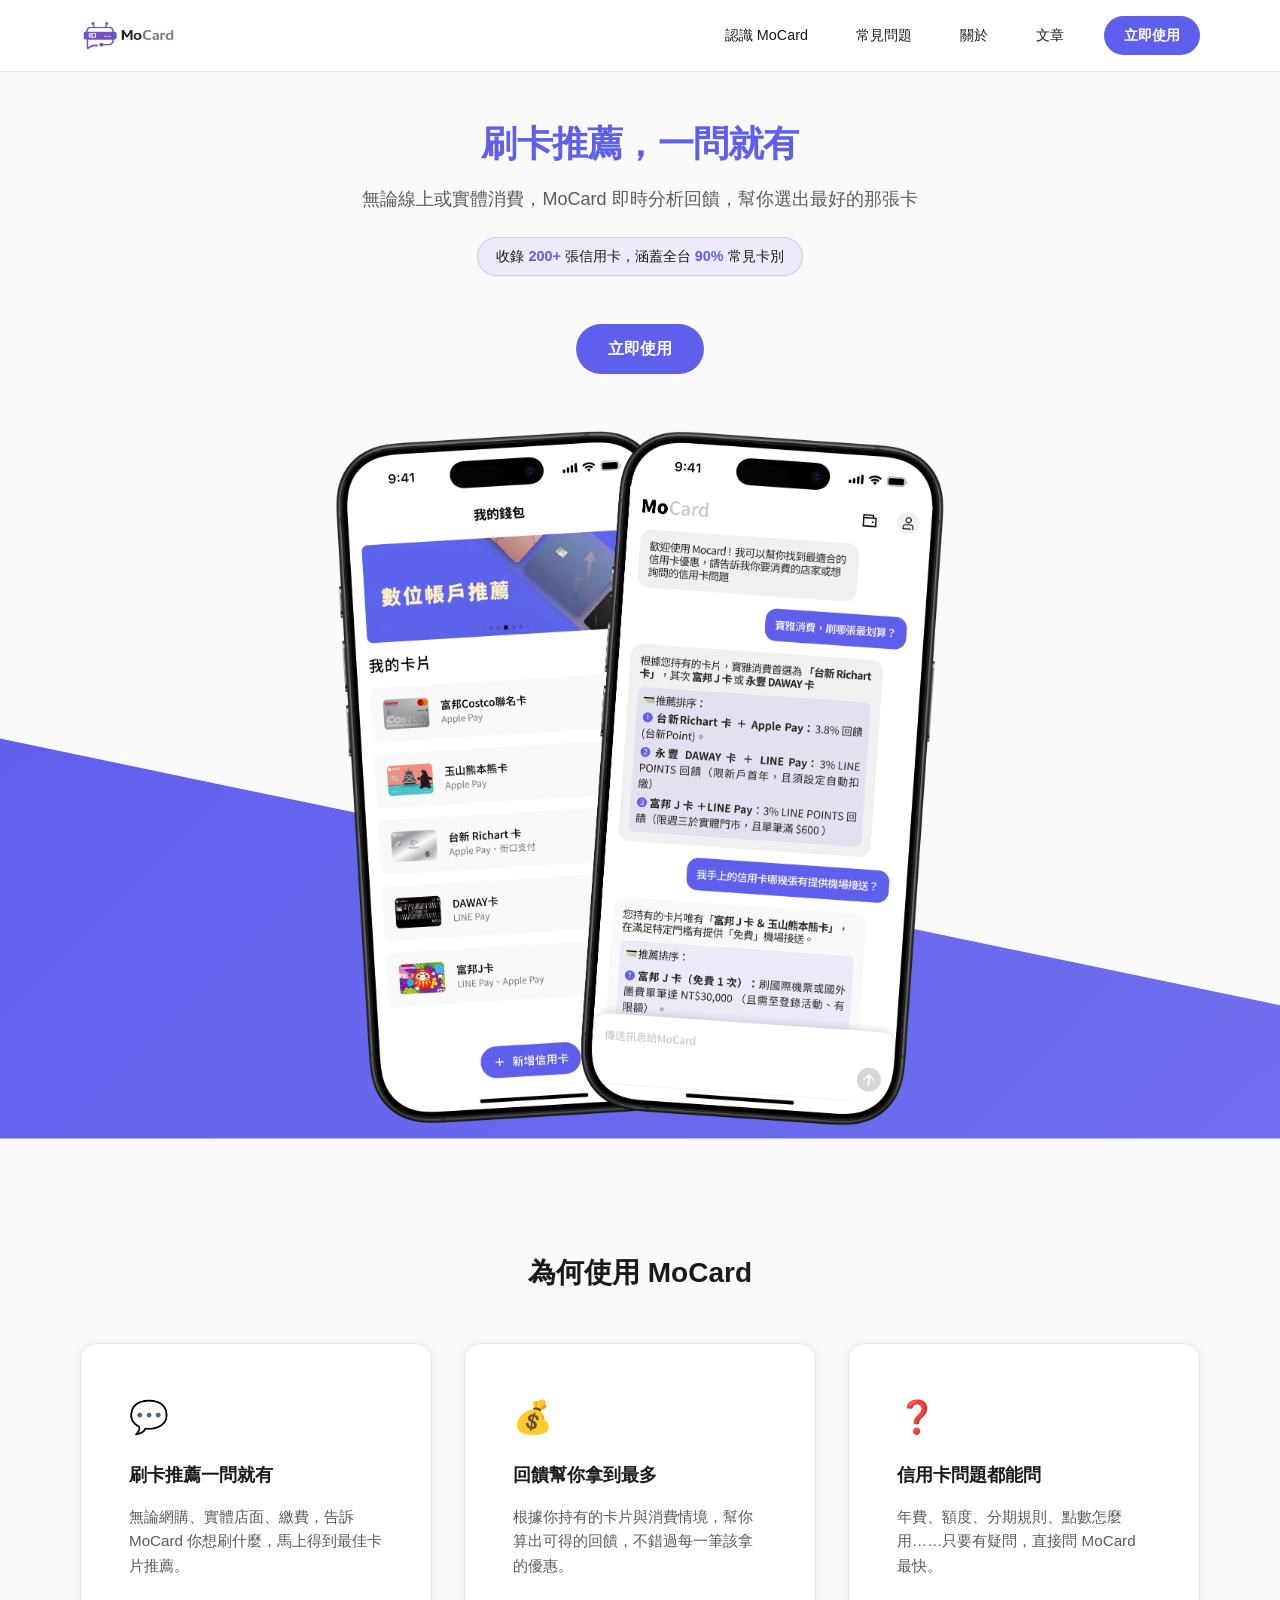
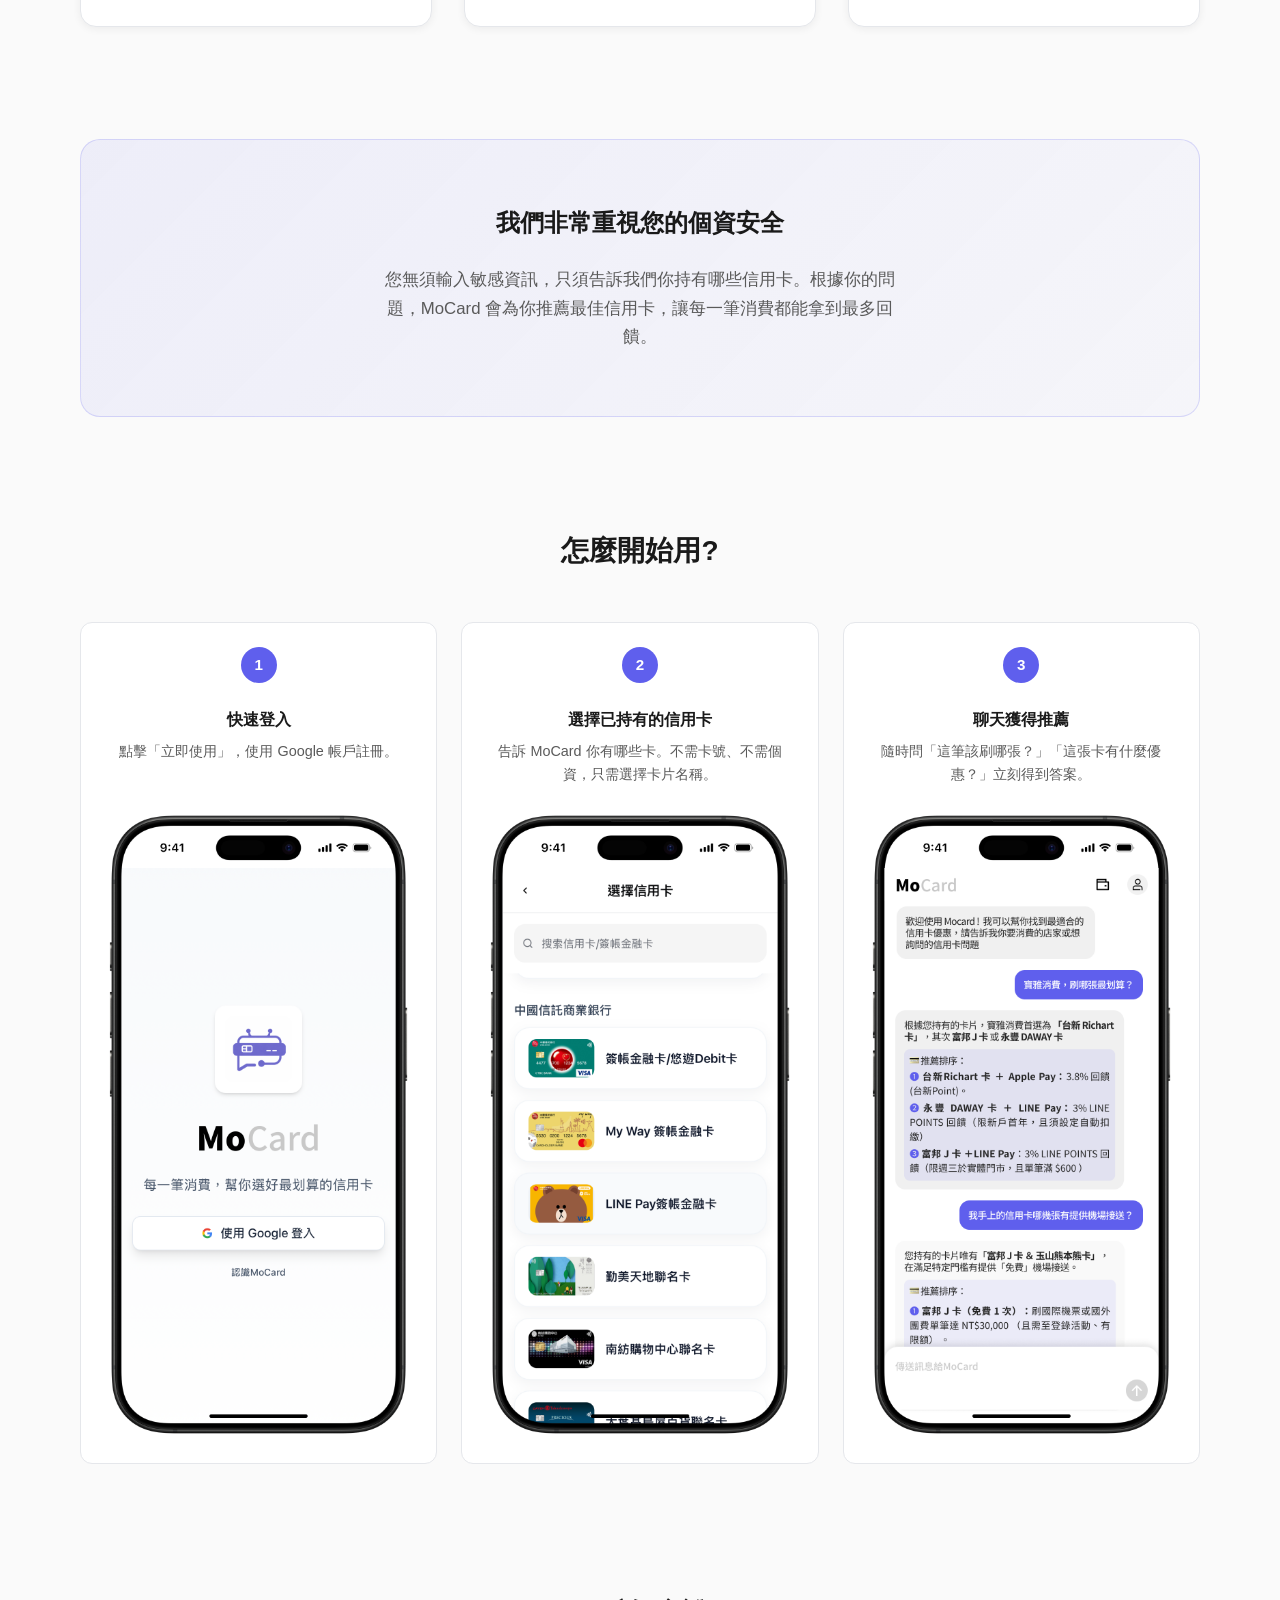
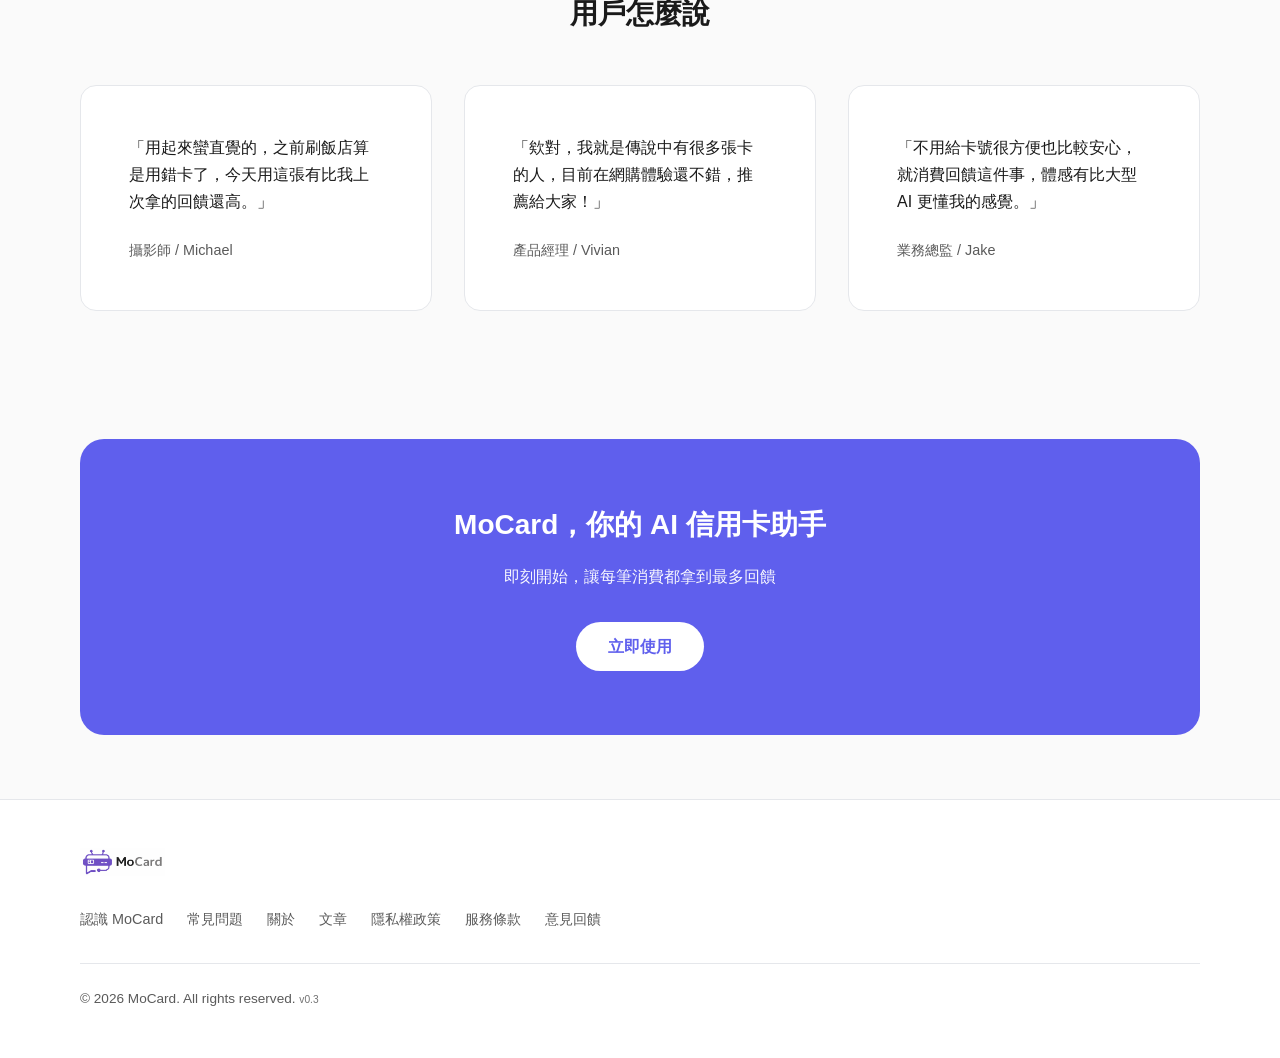
<file: index.html>
<!DOCTYPE html>
<html lang="zh-TW">
<head>
  <meta charset="UTF-8">
  <meta name="viewport" content="width=device-width, initial-scale=1.0">
  <link rel="icon" href="images/favicon.png" type="image/png">
  <title>MoCard | 信用卡推薦工具｜AI 幫你找最划算刷卡、高利息數位帳戶、LINE Pay 神卡</title>
  <meta name="description" content="信用卡推薦工具，AI 一問就有答案。找高利息數位帳戶、LINE Pay 神卡、最划算刷卡方式，不需卡號不需個資，根據你持有的卡幫你推薦最佳回饋。">
  <meta name="keywords" content="信用卡工具, 信用卡推薦, 高利息數位帳戶, LINE Pay 神卡, 數位帳戶比較, 信用卡回饋, AI 信用卡">
  <meta property="og:title" content="MoCard | 信用卡推薦工具｜高利息數位帳戶、LINE Pay 神卡">
  <meta property="og:description" content="信用卡推薦工具，AI 一問就有答案。找高利息數位帳戶、LINE Pay 神卡，不需卡號不需個資。">
  <meta property="og:type" content="website">
  <script type="application/ld+json">
  {"@context":"https://schema.org","@type":"WebApplication","name":"MoCard","description":"信用卡推薦工具，AI 幫你找高利息數位帳戶、LINE Pay 神卡與最划算刷卡方式。","applicationCategory":"FinanceApplication","operatingSystem":"Web"}
  </script>
  <link rel="stylesheet" href="css/styles.css">
</head>
<body>
  <!-- 內建瀏覽器引導 bottom sheet：由 js/main.js 動態插入，見 MoCardTryAutoShowInAppGuideOnLoad -->

  <header class="site-header">
    <div class="header-inner">
      <a href="index.html" class="site-logo"><img src="images/logo.png" alt="MoCard"></a>
      <button class="nav-toggle" type="button" aria-label="開啟選單" aria-expanded="false">
        <span class="nav-toggle-icon nav-toggle-icon--menu" aria-hidden="true">
          <svg xmlns="http://www.w3.org/2000/svg" width="24" height="24" viewBox="0 0 24 24" fill="none" stroke="currentColor" stroke-width="2">
            <line x1="3" y1="6" x2="21" y2="6"/>
            <line x1="3" y1="12" x2="21" y2="12"/>
            <line x1="3" y1="18" x2="21" y2="18"/>
          </svg>
        </span>
        <span class="nav-toggle-icon nav-toggle-icon--close" aria-hidden="true">
          <svg xmlns="http://www.w3.org/2000/svg" width="24" height="24" viewBox="0 0 24 24" fill="none" stroke="currentColor" stroke-width="2" stroke-linecap="round">
            <line x1="18" y1="6" x2="6" y2="18"/>
            <line x1="6" y1="6" x2="18" y2="18"/>
          </svg>
        </span>
      </button>
      <nav class="nav-menu">
        <ul>
          <li><a href="index.html">認識 MoCard</a></li>
          <li><a href="faq.html">常見問題</a></li>
          <li><a href="about.html">關於</a></li>
          <li><a href="blog.html">文章</a></li>
        </ul>
      </nav>
      <a href="#" class="header-cta">立即使用</a>
    </div>
  </header>

  <main>
    <div class="page-wrapper">
      <!-- Hero -->
      <section class="hero">
        <div class="hero-content">
          <h1>刷卡推薦，一問就有</h1>
          <p class="hero-sub">無論線上或實體消費，MoCard 即時分析回饋，幫你選出最好的那張卡</p>
          <p class="hero-highlight">
            <span class="hero-tag">收錄 <strong>200+</strong> 張信用卡，涵蓋全台 <strong>90%</strong> 常見卡別</span>
          </p>
          <a href="#" class="cta-button">立即使用</a>
        </div>
        <div class="hero-card-placeholder">
          <img src="images/banner.png" alt="MoCard App 使用情境示意" class="hero-banner-img">
        </div>
        <!-- 主色系三角形裝飾區塊 -->
        <div class="hero-decoration" aria-hidden="true"></div>
      </section>

      <!-- 為何使用 MoCard -->
      <section class="section why-mocard">
        <h2 class="section-title">為何使用 MoCard</h2>
        <div class="feature-list">
          <div class="feature-card">
            <div class="feature-icon">💬</div>
            <h3>刷卡推薦一問就有</h3>
            <p>無論網購、實體店面、繳費，告訴 MoCard 你想刷什麼，馬上得到最佳卡片推薦。</p>
          </div>
          <div class="feature-card">
            <div class="feature-icon">💰</div>
            <h3>回饋幫你拿到最多</h3>
            <p>根據你持有的卡片與消費情境，幫你算出可得的回饋，不錯過每一筆該拿的優惠。</p>
          </div>
          <div class="feature-card">
            <div class="feature-icon">❓</div>
            <h3>信用卡問題都能問</h3>
            <p>年費、額度、分期規則、點數怎麼用……只要有疑問，直接問 MoCard 最快。</p>
          </div>
        </div>
      </section>

      <!-- 強調區：個資安全 -->
      <section class="section highlight-section">
        <div class="highlight-card">
          <h2 class="highlight-title">我們非常重視您的個資安全</h2>
          <p class="highlight-desc">您無須輸入敏感資訊，只須告訴我們你持有哪些信用卡。根據你的問題，MoCard 會為你推薦最佳信用卡，讓每一筆消費都能拿到最多回饋。</p>
        </div>
      </section>

      <!-- 使用流程 -->
      <section class="section how-it-works">
        <h2 class="section-title">怎麼開始用?</h2>
        <div class="steps">
          <div class="step">
            <div class="step-num-row">
              <span class="step-num">1</span>
            </div>
            <div class="step-content">
              <h3>快速登入</h3>
              <p>點擊「立即使用」，使用 Google 帳戶註冊。</p>
              <img src="images/s01.png" alt="快速登入步驟示意" class="step-illustration" loading="lazy">
            </div>
          </div>
          <div class="step">
            <div class="step-num-row">
              <span class="step-num">2</span>
            </div>
            <div class="step-content">
              <h3>選擇已持有的信用卡</h3>
              <p>告訴 MoCard 你有哪些卡。不需卡號、不需個資，只需選擇卡片名稱。</p>
              <img src="images/s02.png" alt="選擇信用卡步驟示意" class="step-illustration" loading="lazy">
            </div>
          </div>
          <div class="step">
            <div class="step-num-row">
              <span class="step-num">3</span>
            </div>
            <div class="step-content">
              <h3>聊天獲得推薦</h3>
              <p>隨時問「這筆該刷哪張？」「這張卡有什麼優惠？」立刻得到答案。</p>
              <img src="images/s03.png" alt="聊天獲得推薦步驟示意" class="step-illustration" loading="lazy">
            </div>
          </div>
        </div>
      </section>

      <!-- 留言回饋 / 見證者 -->
      <section class="section testimonials">
        <h2 class="section-title">用戶怎麼說</h2>
        <div class="testimonial-list">
          <blockquote class="testimonial-card">
            <p class="testimonial-quote">「用起來蠻直覺的，之前刷飯店算是用錯卡了，今天用這張有比我上次拿的回饋還高。」</p>
            <footer class="testimonial-author">攝影師 / Michael</footer>
          </blockquote>
          <blockquote class="testimonial-card">
            <p class="testimonial-quote">「欸對，我就是傳說中有很多張卡的人，目前在網購體驗還不錯，推薦給大家！」</p>
            <footer class="testimonial-author">產品經理 / Vivian</footer>
          </blockquote>
          <blockquote class="testimonial-card">
            <p class="testimonial-quote">「不用給卡號很方便也比較安心，就消費回饋這件事，體感有比大型 AI 更懂我的感覺。」</p>
            <footer class="testimonial-author">業務總監 / Jake</footer>
          </blockquote>
        </div>
      </section>

      <!-- CTA 區 -->
      <section class="section cta-section">
        <div class="cta-block">
          <h2 class="cta-title">MoCard，你的 AI 信用卡助手</h2>
          <p class="cta-sub">即刻開始，讓每筆消費都拿到最多回饋</p>
          <a href="#" class="cta-button">立即使用</a>
        </div>
      </section>
    </div>
  </main>

  <footer class="site-footer">
    <div class="footer-inner">
      <div class="footer-brand"><a href="index.html"><img src="images/logo.png" alt="MoCard"></a></div>
      <nav class="footer-nav">
        <a href="index.html">認識 MoCard</a>
        <a href="faq.html">常見問題</a>
        <a href="about.html">關於</a>
        <a href="blog.html">文章</a>
        <a href="privacy.html">隱私權政策</a>
        <a href="terms.html">服務條款</a>
        <a href="feedback.html">意見回饋</a>
      </nav>
      <div class="footer-copy">
        © 2026 MoCard. All rights reserved. <span class="version">v0.3</span>
      </div>
    </div>
  </footer>

  <script src="js/main.js"></script>
  <script src="js/inapp-browser.js"></script>
</body>
</html>
</file>
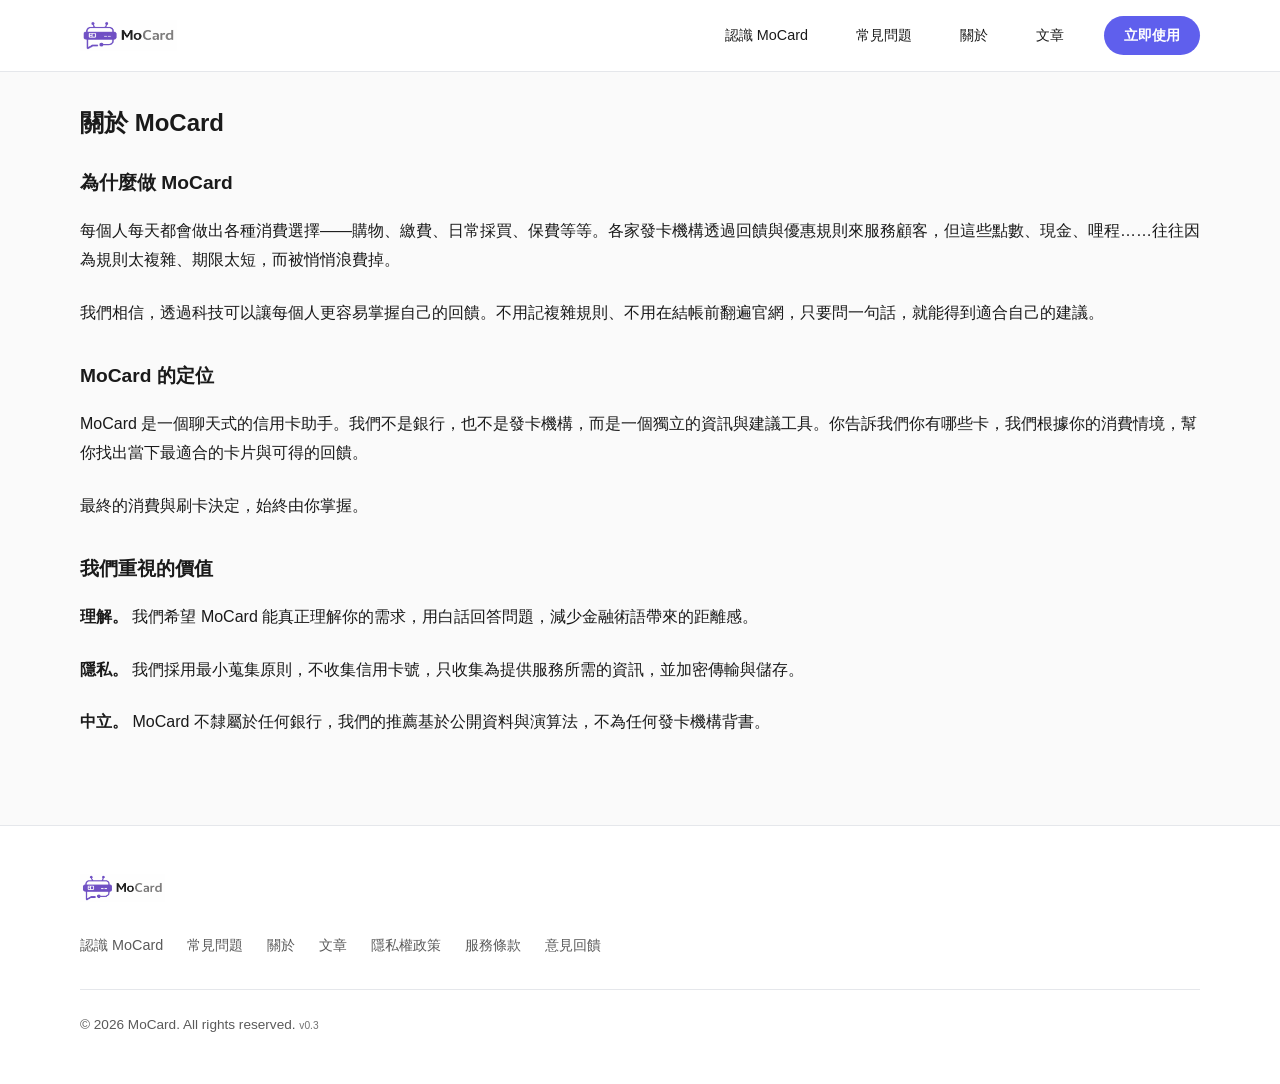
<file: about.html>
<!DOCTYPE html>
<html lang="zh-TW">
<head>
  <meta charset="UTF-8">
  <meta name="viewport" content="width=device-width, initial-scale=1.0">
  <link rel="icon" href="images/favicon.png" type="image/png">
  <title>關於 MoCard｜信用卡推薦工具、AI 信用卡助手</title>
  <meta name="description" content="MoCard 信用卡推薦工具，用 AI 幫你找高利息數位帳戶、LINE Pay 神卡與最佳刷卡回饋。了解我們的產品定位與價值。">
  <meta name="keywords" content="信用卡工具, MoCard, 信用卡推薦, AI 信用卡">
  <link rel="stylesheet" href="css/styles.css">
</head>
<body>
  <header class="site-header">
    <div class="header-inner">
      <a href="index.html" class="site-logo"><img src="images/logo.png" alt="MoCard"></a>
      <button class="nav-toggle" type="button" aria-label="開啟選單" aria-expanded="false">
        <span class="nav-toggle-icon nav-toggle-icon--menu" aria-hidden="true">
          <svg xmlns="http://www.w3.org/2000/svg" width="24" height="24" viewBox="0 0 24 24" fill="none" stroke="currentColor" stroke-width="2">
            <line x1="3" y1="6" x2="21" y2="6"/>
            <line x1="3" y1="12" x2="21" y2="12"/>
            <line x1="3" y1="18" x2="21" y2="18"/>
          </svg>
        </span>
        <span class="nav-toggle-icon nav-toggle-icon--close" aria-hidden="true">
          <svg xmlns="http://www.w3.org/2000/svg" width="24" height="24" viewBox="0 0 24 24" fill="none" stroke="currentColor" stroke-width="2" stroke-linecap="round">
            <line x1="18" y1="6" x2="6" y2="18"/>
            <line x1="6" y1="6" x2="18" y2="18"/>
          </svg>
        </span>
      </button>
      <nav class="nav-menu">
        <ul>
          <li><a href="index.html">認識 MoCard</a></li>
          <li><a href="faq.html">常見問題</a></li>
          <li><a href="about.html">關於</a></li>
          <li><a href="blog.html">文章</a></li>
        </ul>
      </nav>
      <a href="#" class="header-cta">立即使用</a>
    </div>
  </header>

  <main>
    <div class="page-wrapper main-content">
      <h1 class="page-title">關於 MoCard</h1>

      <div class="about-content">
        <h2>為什麼做 MoCard</h2>
        <p>每個人每天都會做出各種消費選擇——購物、繳費、日常採買、保費等等。各家發卡機構透過回饋與優惠規則來服務顧客，但這些點數、現金、哩程……往往因為規則太複雜、期限太短，而被悄悄浪費掉。</p>
        <p>我們相信，透過科技可以讓每個人更容易掌握自己的回饋。不用記複雜規則、不用在結帳前翻遍官網，只要問一句話，就能得到適合自己的建議。</p>

        <h2>MoCard 的定位</h2>
        <p>MoCard 是一個聊天式的信用卡助手。我們不是銀行，也不是發卡機構，而是一個獨立的資訊與建議工具。你告訴我們你有哪些卡，我們根據你的消費情境，幫你找出當下最適合的卡片與可得的回饋。</p>
        <p>最終的消費與刷卡決定，始終由你掌握。</p>

        <h2>我們重視的價值</h2>
        <p><strong>理解。</strong> 我們希望 MoCard 能真正理解你的需求，用白話回答問題，減少金融術語帶來的距離感。</p>
        <p><strong>隱私。</strong> 我們採用最小蒐集原則，不收集信用卡號，只收集為提供服務所需的資訊，並加密傳輸與儲存。</p>
        <p><strong>中立。</strong> MoCard 不隸屬於任何銀行，我們的推薦基於公開資料與演算法，不為任何發卡機構背書。</p>
      </div>
    </div>
  </main>

  <footer class="site-footer">
    <div class="footer-inner">
      <div class="footer-brand"><a href="index.html"><img src="images/logo.png" alt="MoCard"></a></div>
      <nav class="footer-nav">
        <a href="index.html">認識 MoCard</a>
        <a href="faq.html">常見問題</a>
        <a href="about.html">關於</a>
        <a href="blog.html">文章</a>
        <a href="privacy.html">隱私權政策</a>
        <a href="terms.html">服務條款</a>
        <a href="feedback.html">意見回饋</a>
      </nav>
      <div class="footer-copy">
        © 2026 MoCard. All rights reserved. <span class="version">v0.3</span>
      </div>
    </div>
  </footer>

  <script src="js/main.js"></script>
</body>
</html>
</file>
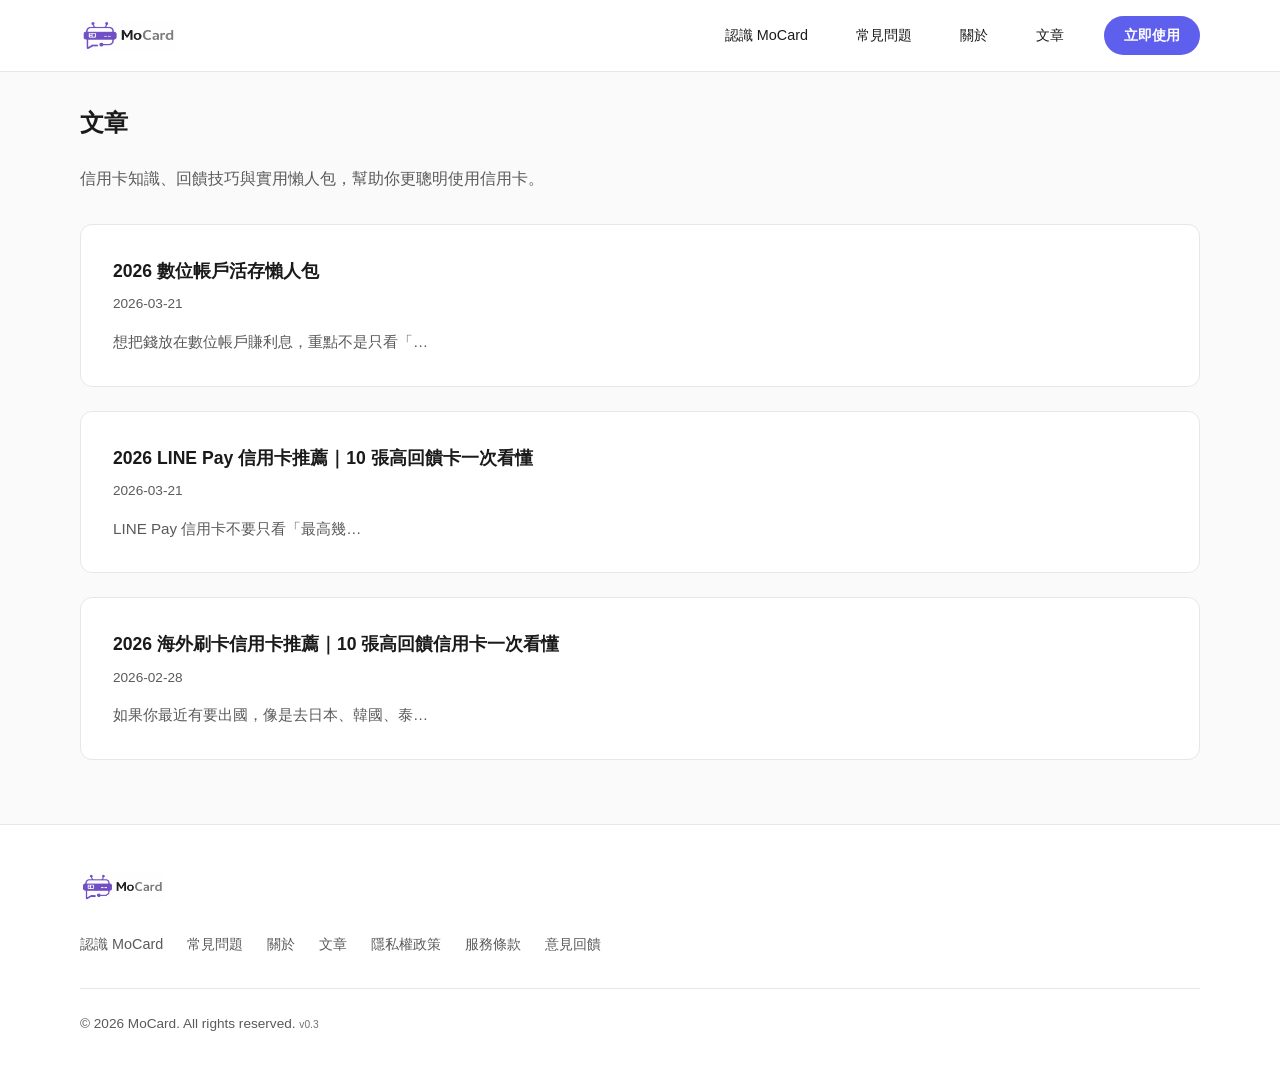
<file: blog.html>
<!DOCTYPE html>
<html lang="zh-TW">
<head>
  <meta charset="UTF-8">
  <meta name="viewport" content="width=device-width, initial-scale=1.0">
  <link rel="icon" href="images/favicon.png" type="image/png">
  <title>信用卡懶人包｜高利息數位帳戶、LINE Pay 神卡推薦 | MoCard</title>
  <meta name="description" content="高利息數位帳戶比較、LINE Pay 信用卡推薦懶人包。20 間數位帳戶活存利率、10 張 LINE Pay 神卡一次看懂，2026 最值得辦的信用卡與數位帳戶。">
  <meta name="keywords" content="高利息數位帳戶, LINE Pay 神卡, 數位帳戶比較, 信用卡懶人包, 信用卡推薦, 數位帳戶活存">
  <meta property="og:title" content="信用卡懶人包｜高利息數位帳戶、LINE Pay 神卡推薦 | MoCard">
  <meta property="og:description" content="高利息數位帳戶比較、LINE Pay 信用卡推薦懶人包。20 間數位帳戶活存利率、10 張 LINE Pay 神卡一次看懂。">
  <meta property="og:type" content="website">
  <link rel="stylesheet" href="css/styles.css">
</head>
<body>
  <header class="site-header">
    <div class="header-inner">
      <a href="index.html" class="site-logo"><img src="images/logo.png" alt="MoCard"></a>
      <button class="nav-toggle" type="button" aria-label="開啟選單" aria-expanded="false">
        <span class="nav-toggle-icon nav-toggle-icon--menu" aria-hidden="true">
          <svg xmlns="http://www.w3.org/2000/svg" width="24" height="24" viewBox="0 0 24 24" fill="none" stroke="currentColor" stroke-width="2">
            <line x1="3" y1="6" x2="21" y2="6"/>
            <line x1="3" y1="12" x2="21" y2="12"/>
            <line x1="3" y1="18" x2="21" y2="18"/>
          </svg>
        </span>
        <span class="nav-toggle-icon nav-toggle-icon--close" aria-hidden="true">
          <svg xmlns="http://www.w3.org/2000/svg" width="24" height="24" viewBox="0 0 24 24" fill="none" stroke="currentColor" stroke-width="2" stroke-linecap="round">
            <line x1="18" y1="6" x2="6" y2="18"/>
            <line x1="6" y1="6" x2="18" y2="18"/>
          </svg>
        </span>
      </button>
      <nav class="nav-menu">
        <ul>
          <li><a href="index.html">認識 MoCard</a></li>
          <li><a href="faq.html">常見問題</a></li>
          <li><a href="about.html">關於</a></li>
          <li><a href="blog.html">文章</a></li>
        </ul>
      </nav>
      <a href="#" class="header-cta">立即使用</a>
    </div>
  </header>

  <main>
    <div class="page-wrapper main-content">
      <h1 class="page-title">文章</h1>
      <p class="page-intro">信用卡知識、回饋技巧與實用懶人包，幫助你更聰明使用信用卡。</p>

      <div class="blog-list" id="blog-list">
        <!-- 由 js/blog-posts.js 動態生成 -->
      </div>
    </div>
  </main>

  <footer class="site-footer">
    <div class="footer-inner">
      <div class="footer-brand"><a href="index.html"><img src="images/logo.png" alt="MoCard"></a></div>
      <nav class="footer-nav">
        <a href="index.html">認識 MoCard</a>
        <a href="faq.html">常見問題</a>
        <a href="about.html">關於</a>
        <a href="blog.html">文章</a>
        <a href="privacy.html">隱私權政策</a>
        <a href="terms.html">服務條款</a>
        <a href="feedback.html">意見回饋</a>
      </nav>
      <div class="footer-copy">
        © 2026 MoCard. All rights reserved. <span class="version">v0.3</span>
      </div>
    </div>
  </footer>

  <script src="js/blog-posts.js"></script>
  <script src="js/main.js"></script>
  <script>
    (function() {
      const list = document.getElementById('blog-list');
      if (!list || typeof BLOG_POSTS === 'undefined') return;
      function stripMarkdown(md) {
        return (md || '').replace(/#{1,6}\s/g, '').replace(/\*\*(.+?)\*\*/g, '$1').replace(/\*(.+?)\*/g, '$1').replace(/`(.+?)`/g, '$1').replace(/^[-*]\s/gm, '').replace(/\[([^\]]+)\]\([^)]+\)/g, '$1').replace(/\n/g, ' ').replace(/\s+/g, ' ').trim();
      }
      function excerpt(content, len) {
        return (stripMarkdown(content) || '').slice(0, len) + (stripMarkdown(content).length > len ? '…' : '');
      }
      function escapeHtml(s) {
        const div = document.createElement('div');
        div.textContent = s;
        return div.innerHTML;
      }
      BLOG_POSTS.forEach(function(post) {
        const a = document.createElement('a');
        a.href = 'blog-post.html?id=' + post.id;
        a.className = 'blog-card';
        a.innerHTML = '<h3>' + escapeHtml(post.title) + '</h3><div class="meta">' + escapeHtml(post.date) + '</div><p class="excerpt">' + escapeHtml(excerpt(post.content, 20)) + '</p>';
        list.appendChild(a);
      });
    })();
  </script>
</body>
</html>
</file>
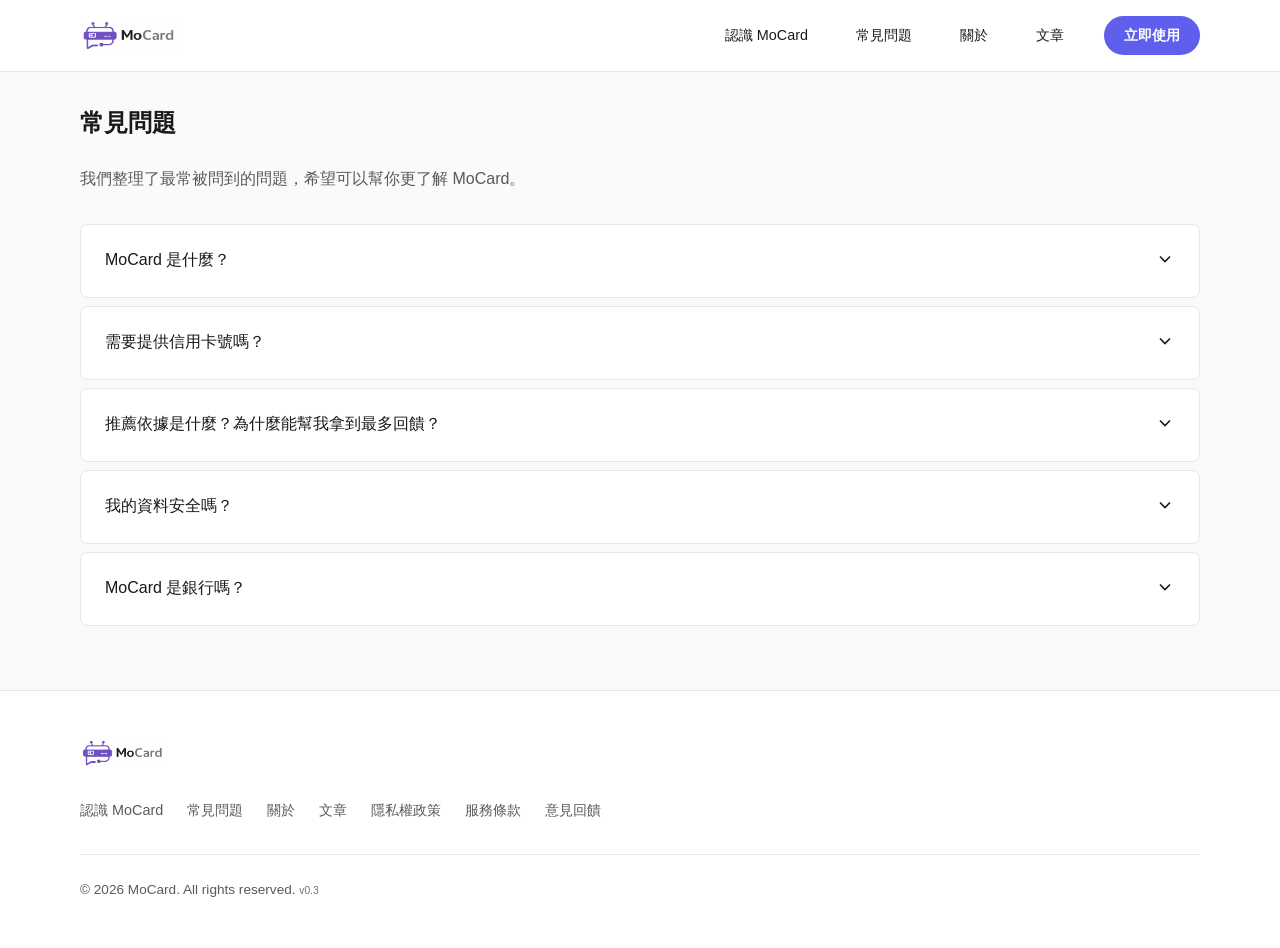
<file: faq.html>
<!DOCTYPE html>
<html lang="zh-TW">
<head>
  <meta charset="UTF-8">
  <meta name="viewport" content="width=device-width, initial-scale=1.0">
  <link rel="icon" href="images/favicon.png" type="image/png">
  <title>常見問題｜信用卡推薦工具、回饋查詢 | MoCard</title>
  <meta name="description" content="MoCard 信用卡推薦工具常見問題，解答高利息數位帳戶、LINE Pay 神卡、信用卡回饋查詢、資料安全與使用方式。">
  <meta name="keywords" content="信用卡工具, 信用卡推薦, 常見問題, 信用卡回饋">
  <link rel="stylesheet" href="css/styles.css">
</head>
<body>
  <header class="site-header">
    <div class="header-inner">
      <a href="index.html" class="site-logo"><img src="images/logo.png" alt="MoCard"></a>
      <button class="nav-toggle" type="button" aria-label="開啟選單" aria-expanded="false">
        <span class="nav-toggle-icon nav-toggle-icon--menu" aria-hidden="true">
          <svg xmlns="http://www.w3.org/2000/svg" width="24" height="24" viewBox="0 0 24 24" fill="none" stroke="currentColor" stroke-width="2">
            <line x1="3" y1="6" x2="21" y2="6"/>
            <line x1="3" y1="12" x2="21" y2="12"/>
            <line x1="3" y1="18" x2="21" y2="18"/>
          </svg>
        </span>
        <span class="nav-toggle-icon nav-toggle-icon--close" aria-hidden="true">
          <svg xmlns="http://www.w3.org/2000/svg" width="24" height="24" viewBox="0 0 24 24" fill="none" stroke="currentColor" stroke-width="2" stroke-linecap="round">
            <line x1="18" y1="6" x2="6" y2="18"/>
            <line x1="6" y1="6" x2="18" y2="18"/>
          </svg>
        </span>
      </button>
      <nav class="nav-menu">
        <ul>
          <li><a href="index.html">認識 MoCard</a></li>
          <li><a href="faq.html">常見問題</a></li>
          <li><a href="about.html">關於</a></li>
          <li><a href="blog.html">文章</a></li>
        </ul>
      </nav>
      <a href="#" class="header-cta">立即使用</a>
    </div>
  </header>

  <main>
    <div class="page-wrapper main-content">
      <h1 class="page-title">常見問題</h1>
      <p class="page-intro">我們整理了最常被問到的問題，希望可以幫你更了解 MoCard。</p>

      <div class="faq-list">
        <div class="faq-item">
          <button class="faq-question" type="button">
            MoCard 是什麼？
            <span class="icon">
              <svg xmlns="http://www.w3.org/2000/svg" width="20" height="20" viewBox="0 0 24 24" fill="none" stroke="currentColor" stroke-width="2">
                <polyline points="6 9 12 15 18 9"/>
              </svg>
            </span>
          </button>
          <div class="faq-answer">
            <p>MoCard 是一個聊天式的信用卡助手。你只需要告訴我們你有哪些卡，然後用自然語言問問題，像是「在 momo 買東西該刷哪張？」「這張卡有哪些優惠？」我們就會根據你的消費情境，幫你找出最適合的卡片與可得的回饋。</p>
          </div>
        </div>

        <div class="faq-item">
          <button class="faq-question" type="button">
            需要提供信用卡號嗎？
            <span class="icon">
              <svg xmlns="http://www.w3.org/2000/svg" width="20" height="20" viewBox="0 0 24 24" fill="none" stroke="currentColor" stroke-width="2">
                <polyline points="6 9 12 15 18 9"/>
              </svg>
            </span>
          </button>
          <div class="faq-answer">
            <p>不需要。MoCard 不會收集、也不會儲存你的信用卡號。你只要選擇你持有的卡片名稱（例如：富邦 J 卡、玉山 U Bear 卡），我們就能幫你計算推薦與回饋。</p>
          </div>
        </div>

        <div class="faq-item">
          <button class="faq-question" type="button">
            推薦依據是什麼？為什麼能幫我拿到最多回饋？
            <span class="icon">
              <svg xmlns="http://www.w3.org/2000/svg" width="20" height="20" viewBox="0 0 24 24" fill="none" stroke="currentColor" stroke-width="2">
                <polyline points="6 9 12 15 18 9"/>
              </svg>
            </span>
          </button>
          <div class="faq-answer">
            <p>我們會根據你持有的信用卡和消費通路，先列出所有適用的卡片並依回饋比例排序。當你告知刷卡總額時，MoCard 會進一步考量每張卡的回饋上限，算出你可以拿到的回饋數字，最後由你決定是否採用建議。</p>
          </div>
        </div>

        <div class="faq-item">
          <button class="faq-question" type="button">
            我的資料安全嗎？
            <span class="icon">
              <svg xmlns="http://www.w3.org/2000/svg" width="20" height="20" viewBox="0 0 24 24" fill="none" stroke="currentColor" stroke-width="2">
                <polyline points="6 9 12 15 18 9"/>
              </svg>
            </span>
          </button>
          <div class="faq-answer">
            <p>MoCard 採用最小蒐集原則：不收集信用卡號，只收集為提供推薦服務所需的資訊。資料會加密傳輸與儲存，僅用於回饋計算，不出售、不外洩。你也可隨時檢視並要求刪除你的個人資料。</p>
          </div>
        </div>

        <div class="faq-item">
          <button class="faq-question" type="button">
            MoCard 是銀行嗎？
            <span class="icon">
              <svg xmlns="http://www.w3.org/2000/svg" width="20" height="20" viewBox="0 0 24 24" fill="none" stroke="currentColor" stroke-width="2">
                <polyline points="6 9 12 15 18 9"/>
              </svg>
            </span>
          </button>
          <div class="faq-answer">
            <p>不是。MoCard 是獨立的資訊與建議工具，不隸屬於任何銀行或發卡機構。我們提供的是基於公開資料的推薦，最終的消費與刷卡決定仍由你自己判斷。</p>
          </div>
        </div>
      </div>
    </div>
  </main>

  <footer class="site-footer">
    <div class="footer-inner">
      <div class="footer-brand"><a href="index.html"><img src="images/logo.png" alt="MoCard"></a></div>
      <nav class="footer-nav">
        <a href="index.html">認識 MoCard</a>
        <a href="faq.html">常見問題</a>
        <a href="about.html">關於</a>
        <a href="blog.html">文章</a>
        <a href="privacy.html">隱私權政策</a>
        <a href="terms.html">服務條款</a>
        <a href="feedback.html">意見回饋</a>
      </nav>
      <div class="footer-copy">
        © 2026 MoCard. All rights reserved. <span class="version">v0.3</span>
      </div>
    </div>
  </footer>

  <script src="js/main.js"></script>
</body>
</html>
</file>
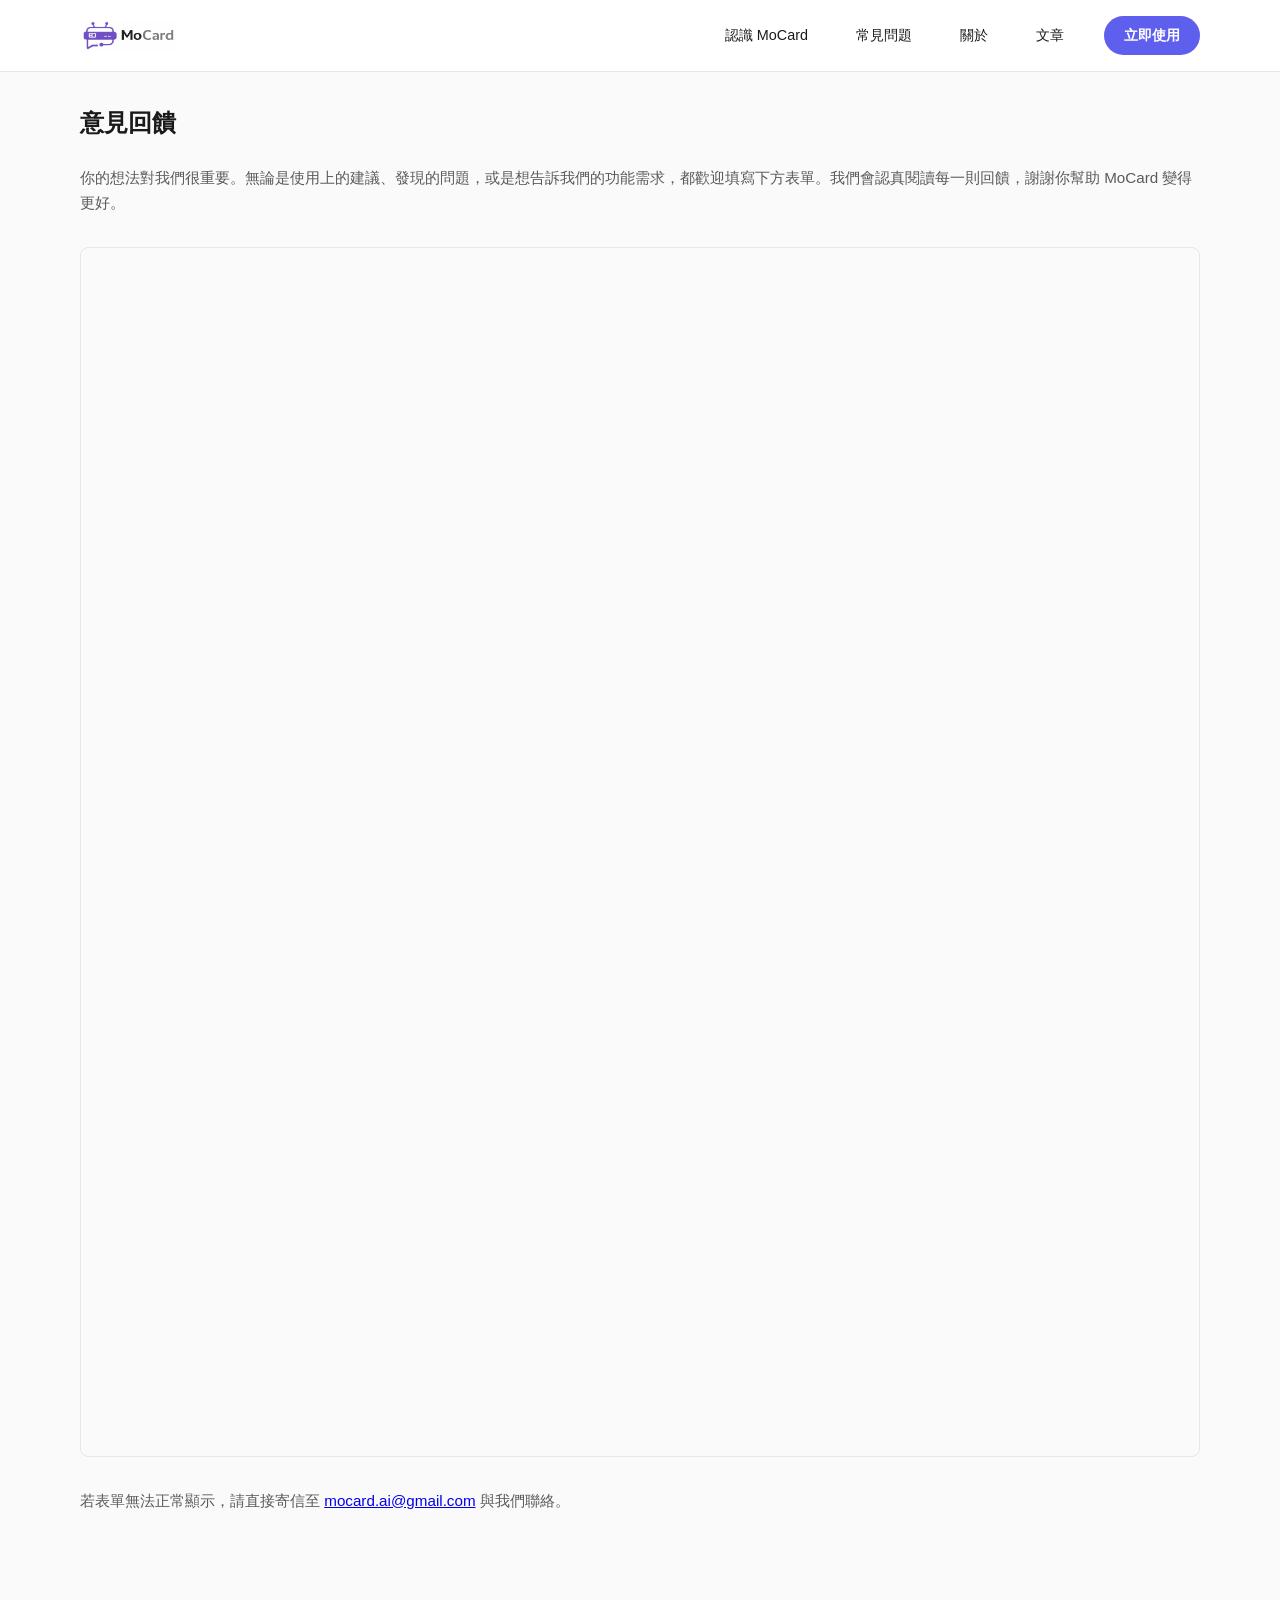
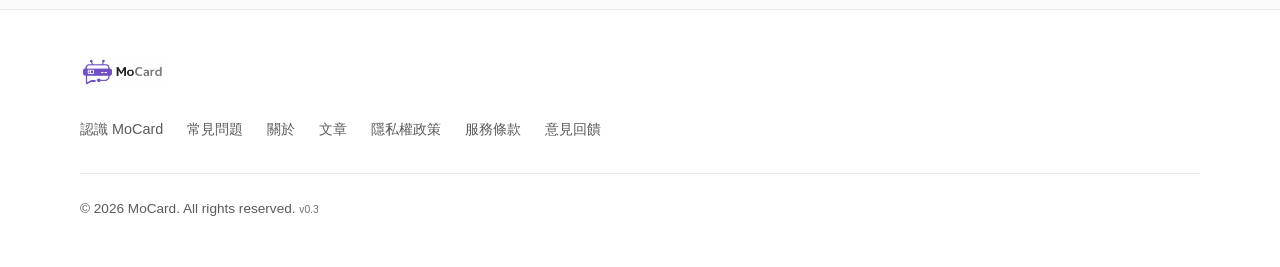
<file: feedback.html>
<!DOCTYPE html>
<html lang="zh-TW">
<head>
  <meta charset="UTF-8">
  <meta name="viewport" content="width=device-width, initial-scale=1.0">
  <link rel="icon" href="images/favicon.png" type="image/png">
  <title>意見回饋 | MoCard</title>
  <meta name="description" content="歡迎提供對 MoCard 的意見與建議，幫助我們做得更好。">
  <link rel="stylesheet" href="css/styles.css">
</head>
<body>
  <header class="site-header">
    <div class="header-inner">
      <a href="index.html" class="site-logo"><img src="images/logo.png" alt="MoCard"></a>
      <button class="nav-toggle" type="button" aria-label="開啟選單" aria-expanded="false">
        <span class="nav-toggle-icon nav-toggle-icon--menu" aria-hidden="true">
          <svg xmlns="http://www.w3.org/2000/svg" width="24" height="24" viewBox="0 0 24 24" fill="none" stroke="currentColor" stroke-width="2">
            <line x1="3" y1="6" x2="21" y2="6"/>
            <line x1="3" y1="12" x2="21" y2="12"/>
            <line x1="3" y1="18" x2="21" y2="18"/>
          </svg>
        </span>
        <span class="nav-toggle-icon nav-toggle-icon--close" aria-hidden="true">
          <svg xmlns="http://www.w3.org/2000/svg" width="24" height="24" viewBox="0 0 24 24" fill="none" stroke="currentColor" stroke-width="2" stroke-linecap="round">
            <line x1="18" y1="6" x2="6" y2="18"/>
            <line x1="6" y1="6" x2="18" y2="18"/>
          </svg>
        </span>
      </button>
      <nav class="nav-menu">
        <ul>
          <li><a href="index.html">認識 MoCard</a></li>
          <li><a href="faq.html">常見問題</a></li>
          <li><a href="about.html">關於</a></li>
          <li><a href="blog.html">文章</a></li>
        </ul>
      </nav>
      <a href="#" class="header-cta">立即使用</a>
    </div>
  </header>

  <main>
    <div class="page-wrapper main-content">
      <h1 class="page-title">意見回饋</h1>
      <p class="feedback-intro">你的想法對我們很重要。無論是使用上的建議、發現的問題，或是想告訴我們的功能需求，都歡迎填寫下方表單。我們會認真閱讀每一則回饋，謝謝你幫助 MoCard 變得更好。</p>

      <div class="feedback-embed">
        <iframe
          src="https://docs.google.com/forms/d/e/1FAIpQLSc_tIg4QZII95sYevZhiI9eW5z4UfpHUwQPZcWsh3zeZdDE5A/viewform?embedded=true"
          width="100%"
          height="1200"
          frameborder="0"
          marginheight="0"
          marginwidth="0"
        >載入中…</iframe>
      </div>

      <p class="feedback-intro" style="margin-top: var(--space-lg);">
        若表單無法正常顯示，請直接寄信至 <a href="mailto:mocard.ai@gmail.com">mocard.ai@gmail.com</a> 與我們聯絡。
      </p>
    </div>
  </main>

  <footer class="site-footer">
    <div class="footer-inner">
      <div class="footer-brand"><a href="index.html"><img src="images/logo.png" alt="MoCard"></a></div>
      <nav class="footer-nav">
        <a href="index.html">認識 MoCard</a>
        <a href="faq.html">常見問題</a>
        <a href="about.html">關於</a>
        <a href="blog.html">文章</a>
        <a href="privacy.html">隱私權政策</a>
        <a href="terms.html">服務條款</a>
        <a href="feedback.html">意見回饋</a>
      </nav>
      <div class="footer-copy">
        © 2026 MoCard. All rights reserved. <span class="version">v0.3</span>
      </div>
    </div>
  </footer>

  <script src="js/main.js"></script>
</body>
</html>
</file>
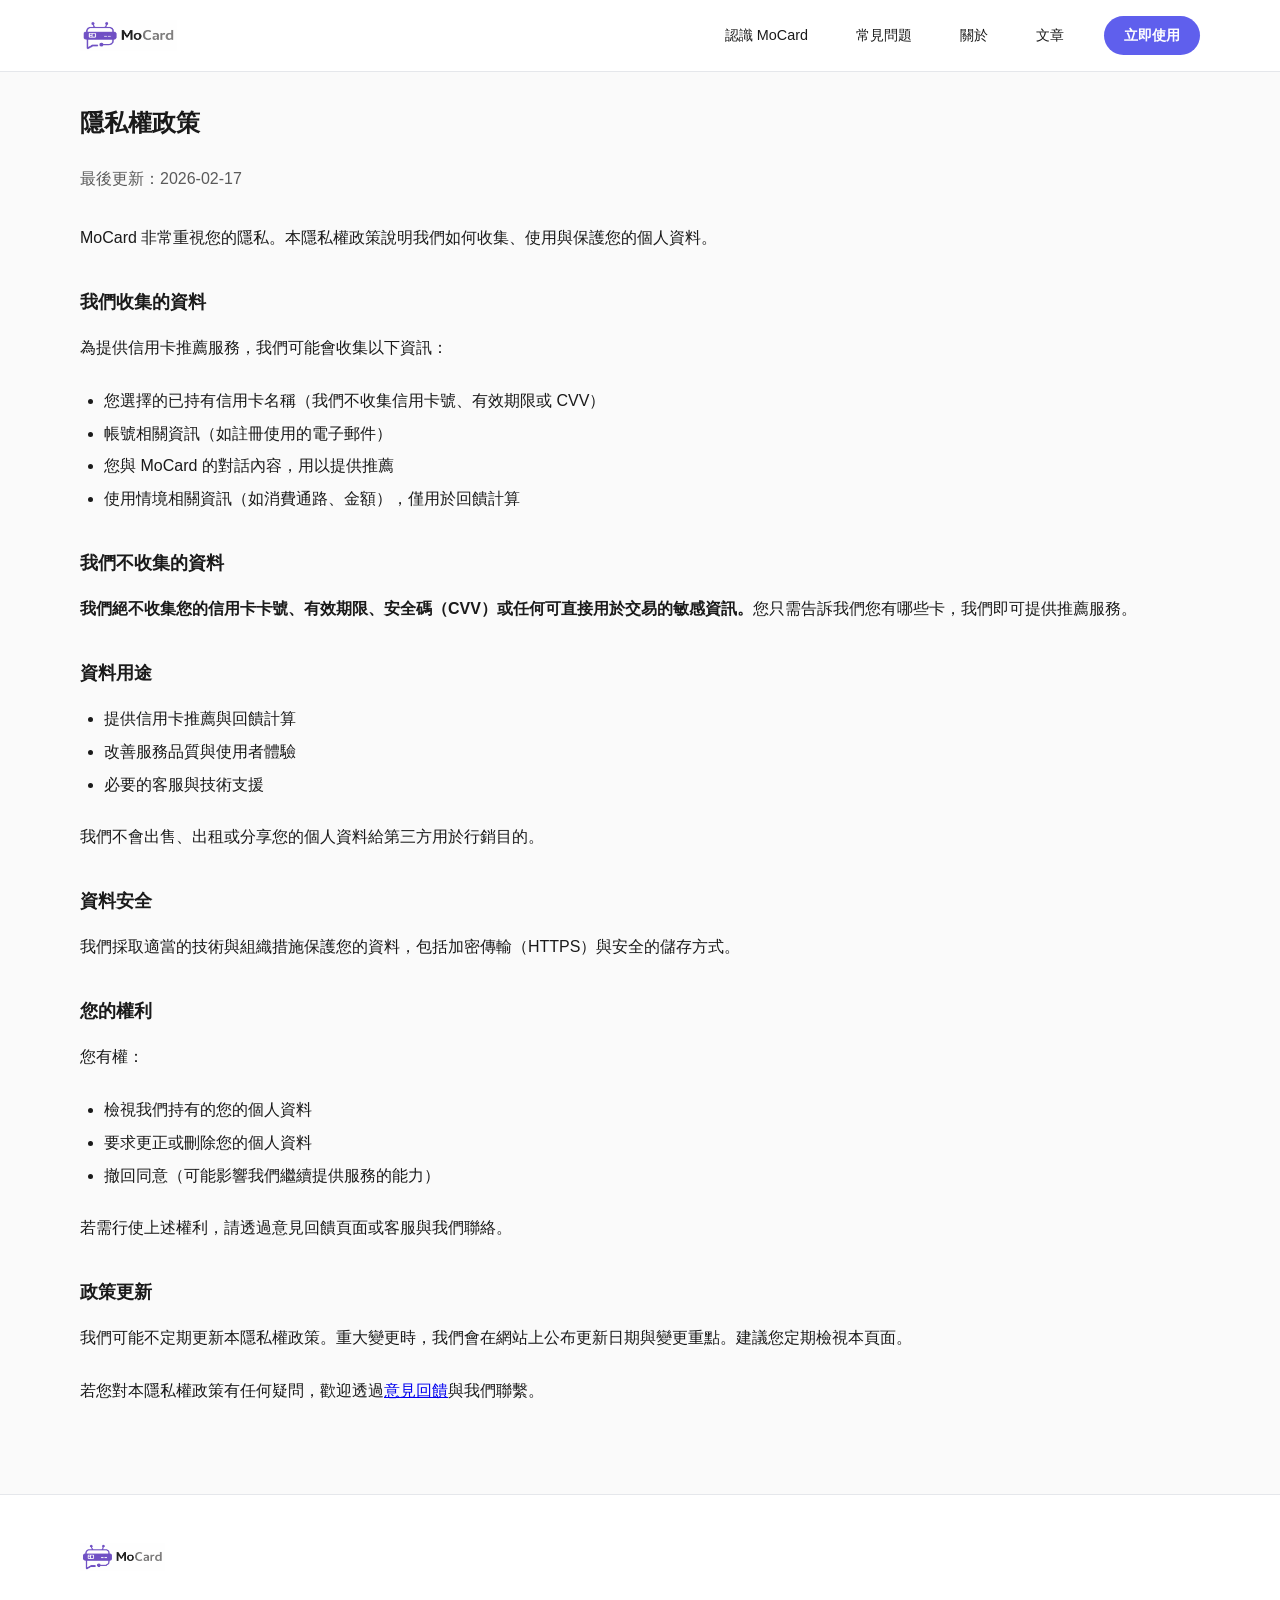
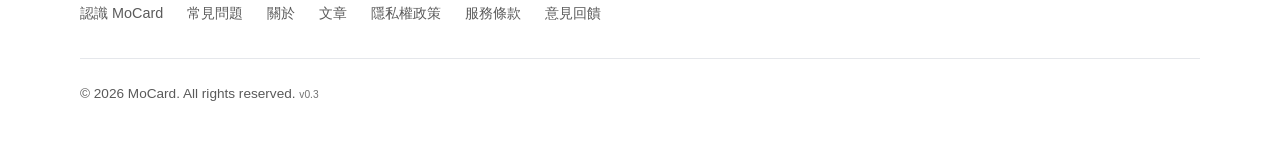
<file: privacy.html>
<!DOCTYPE html>
<html lang="zh-TW">
<head>
  <meta charset="UTF-8">
  <meta name="viewport" content="width=device-width, initial-scale=1.0">
  <link rel="icon" href="images/favicon.png" type="image/png">
  <title>隱私權政策 | MoCard</title>
  <meta name="description" content="MoCard 隱私權政策，說明我們如何收集、使用與保護你的資料。">
  <link rel="stylesheet" href="css/styles.css">
</head>
<body>
  <header class="site-header">
    <div class="header-inner">
      <a href="index.html" class="site-logo"><img src="images/logo.png" alt="MoCard"></a>
      <button class="nav-toggle" type="button" aria-label="開啟選單" aria-expanded="false">
        <span class="nav-toggle-icon nav-toggle-icon--menu" aria-hidden="true">
          <svg xmlns="http://www.w3.org/2000/svg" width="24" height="24" viewBox="0 0 24 24" fill="none" stroke="currentColor" stroke-width="2">
            <line x1="3" y1="6" x2="21" y2="6"/>
            <line x1="3" y1="12" x2="21" y2="12"/>
            <line x1="3" y1="18" x2="21" y2="18"/>
          </svg>
        </span>
        <span class="nav-toggle-icon nav-toggle-icon--close" aria-hidden="true">
          <svg xmlns="http://www.w3.org/2000/svg" width="24" height="24" viewBox="0 0 24 24" fill="none" stroke="currentColor" stroke-width="2" stroke-linecap="round">
            <line x1="18" y1="6" x2="6" y2="18"/>
            <line x1="6" y1="6" x2="18" y2="18"/>
          </svg>
        </span>
      </button>
      <nav class="nav-menu">
        <ul>
          <li><a href="index.html">認識 MoCard</a></li>
          <li><a href="faq.html">常見問題</a></li>
          <li><a href="about.html">關於</a></li>
          <li><a href="blog.html">文章</a></li>
        </ul>
      </nav>
      <a href="#" class="header-cta">立即使用</a>
    </div>
  </header>

  <main>
    <div class="page-wrapper main-content">
      <h1 class="page-title">隱私權政策</h1>
      <p class="page-intro">最後更新：2026-02-17</p>

      <div class="legal-content">
        <p>MoCard 非常重視您的隱私。本隱私權政策說明我們如何收集、使用與保護您的個人資料。</p>

        <h2>我們收集的資料</h2>
        <p>為提供信用卡推薦服務，我們可能會收集以下資訊：</p>
        <ul>
          <li>您選擇的已持有信用卡名稱（我們不收集信用卡號、有效期限或 CVV）</li>
          <li>帳號相關資訊（如註冊使用的電子郵件）</li>
          <li>您與 MoCard 的對話內容，用以提供推薦</li>
          <li>使用情境相關資訊（如消費通路、金額），僅用於回饋計算</li>
        </ul>

        <h2>我們不收集的資料</h2>
        <p><strong>我們絕不收集您的信用卡卡號、有效期限、安全碼（CVV）或任何可直接用於交易的敏感資訊。</strong>您只需告訴我們您有哪些卡，我們即可提供推薦服務。</p>

        <h2>資料用途</h2>
        <ul>
          <li>提供信用卡推薦與回饋計算</li>
          <li>改善服務品質與使用者體驗</li>
          <li>必要的客服與技術支援</li>
        </ul>
        <p>我們不會出售、出租或分享您的個人資料給第三方用於行銷目的。</p>

        <h2>資料安全</h2>
        <p>我們採取適當的技術與組織措施保護您的資料，包括加密傳輸（HTTPS）與安全的儲存方式。</p>

        <h2>您的權利</h2>
        <p>您有權：</p>
        <ul>
          <li>檢視我們持有的您的個人資料</li>
          <li>要求更正或刪除您的個人資料</li>
          <li>撤回同意（可能影響我們繼續提供服務的能力）</li>
        </ul>
        <p>若需行使上述權利，請透過意見回饋頁面或客服與我們聯絡。</p>

        <h2>政策更新</h2>
        <p>我們可能不定期更新本隱私權政策。重大變更時，我們會在網站上公布更新日期與變更重點。建議您定期檢視本頁面。</p>

        <p>若您對本隱私權政策有任何疑問，歡迎透過<a href="feedback.html">意見回饋</a>與我們聯繫。</p>
      </div>
    </div>
  </main>

  <footer class="site-footer">
    <div class="footer-inner">
      <div class="footer-brand"><a href="index.html"><img src="images/logo.png" alt="MoCard"></a></div>
      <nav class="footer-nav">
        <a href="index.html">認識 MoCard</a>
        <a href="faq.html">常見問題</a>
        <a href="about.html">關於</a>
        <a href="blog.html">文章</a>
        <a href="privacy.html">隱私權政策</a>
        <a href="terms.html">服務條款</a>
        <a href="feedback.html">意見回饋</a>
      </nav>
      <div class="footer-copy">
        © 2026 MoCard. All rights reserved. <span class="version">v0.3</span>
      </div>
    </div>
  </footer>

  <script src="js/main.js"></script>
</body>
</html>
</file>
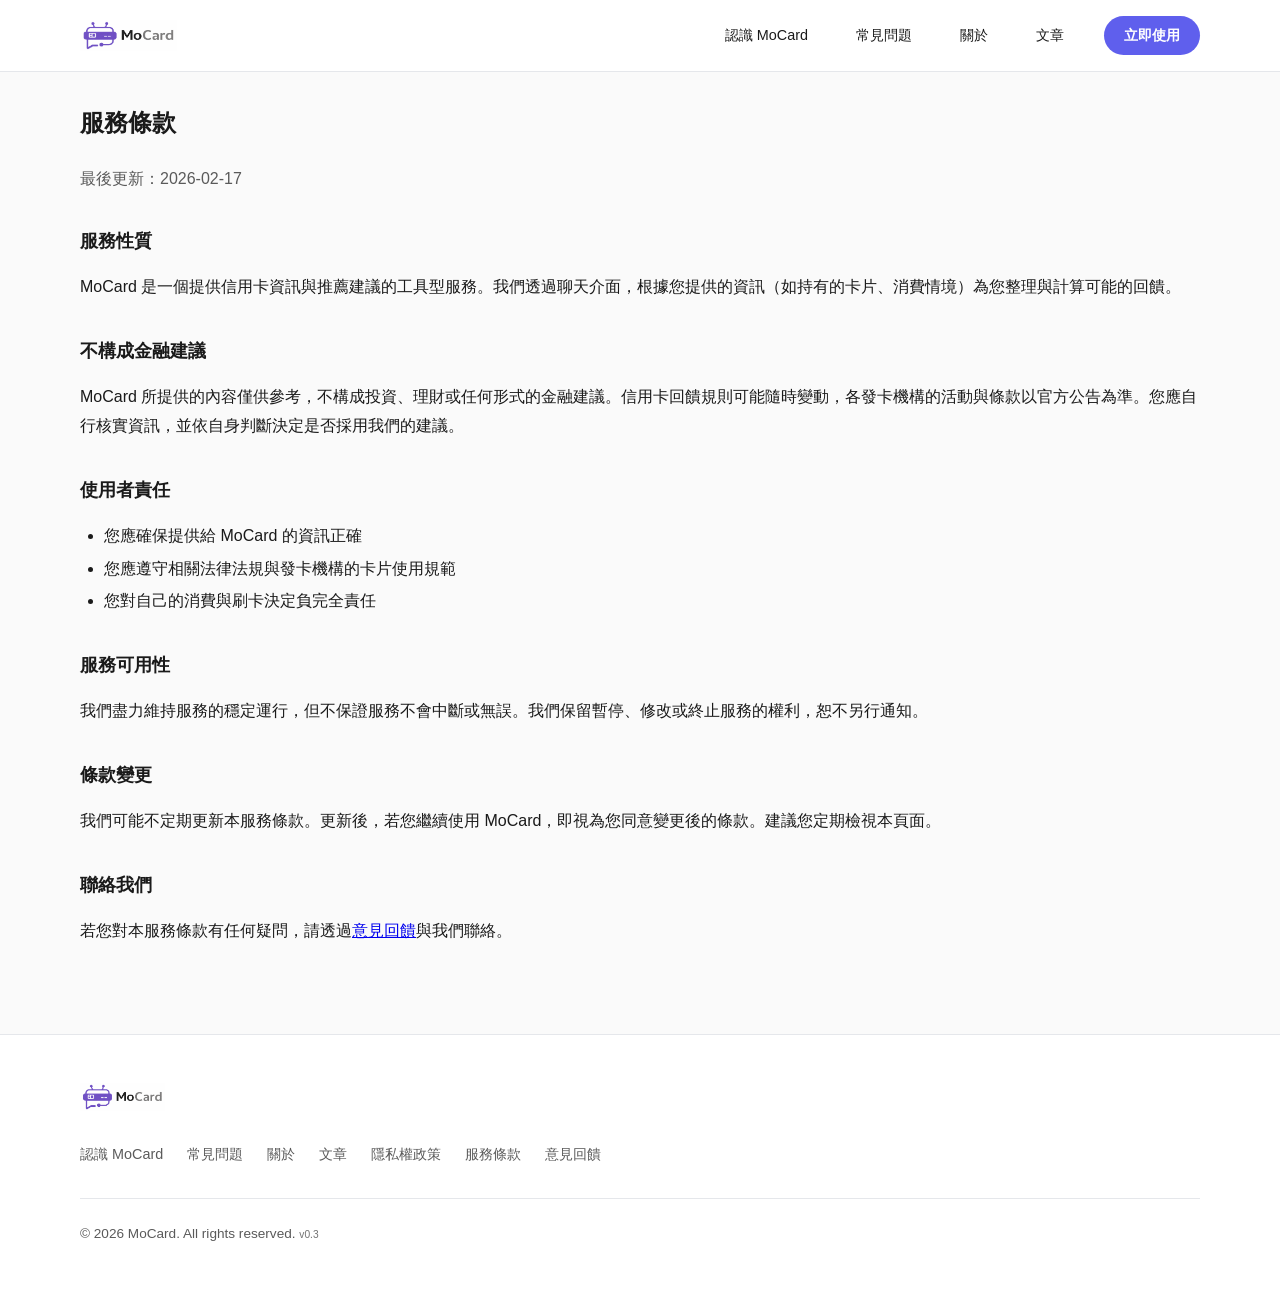
<file: terms.html>
<!DOCTYPE html>
<html lang="zh-TW">
<head>
  <meta charset="UTF-8">
  <meta name="viewport" content="width=device-width, initial-scale=1.0">
  <link rel="icon" href="images/favicon.png" type="image/png">
  <title>服務條款 | MoCard</title>
  <meta name="description" content="MoCard 服務條款，說明服務性質與使用規範。">
  <link rel="stylesheet" href="css/styles.css">
</head>
<body>
  <header class="site-header">
    <div class="header-inner">
      <a href="index.html" class="site-logo"><img src="images/logo.png" alt="MoCard"></a>
      <button class="nav-toggle" type="button" aria-label="開啟選單" aria-expanded="false">
        <span class="nav-toggle-icon nav-toggle-icon--menu" aria-hidden="true">
          <svg xmlns="http://www.w3.org/2000/svg" width="24" height="24" viewBox="0 0 24 24" fill="none" stroke="currentColor" stroke-width="2">
            <line x1="3" y1="6" x2="21" y2="6"/>
            <line x1="3" y1="12" x2="21" y2="12"/>
            <line x1="3" y1="18" x2="21" y2="18"/>
          </svg>
        </span>
        <span class="nav-toggle-icon nav-toggle-icon--close" aria-hidden="true">
          <svg xmlns="http://www.w3.org/2000/svg" width="24" height="24" viewBox="0 0 24 24" fill="none" stroke="currentColor" stroke-width="2" stroke-linecap="round">
            <line x1="18" y1="6" x2="6" y2="18"/>
            <line x1="6" y1="6" x2="18" y2="18"/>
          </svg>
        </span>
      </button>
      <nav class="nav-menu">
        <ul>
          <li><a href="index.html">認識 MoCard</a></li>
          <li><a href="faq.html">常見問題</a></li>
          <li><a href="about.html">關於</a></li>
          <li><a href="blog.html">文章</a></li>
        </ul>
      </nav>
      <a href="#" class="header-cta">立即使用</a>
    </div>
  </header>

  <main>
    <div class="page-wrapper main-content">
      <h1 class="page-title">服務條款</h1>
      <p class="page-intro">最後更新：2026-02-17</p>

      <div class="legal-content">
        <h2>服務性質</h2>
        <p>MoCard 是一個提供信用卡資訊與推薦建議的工具型服務。我們透過聊天介面，根據您提供的資訊（如持有的卡片、消費情境）為您整理與計算可能的回饋。</p>

        <h2>不構成金融建議</h2>
        <p>MoCard 所提供的內容僅供參考，不構成投資、理財或任何形式的金融建議。信用卡回饋規則可能隨時變動，各發卡機構的活動與條款以官方公告為準。您應自行核實資訊，並依自身判斷決定是否採用我們的建議。</p>

        <h2>使用者責任</h2>
        <ul>
          <li>您應確保提供給 MoCard 的資訊正確</li>
          <li>您應遵守相關法律法規與發卡機構的卡片使用規範</li>
          <li>您對自己的消費與刷卡決定負完全責任</li>
        </ul>

        <h2>服務可用性</h2>
        <p>我們盡力維持服務的穩定運行，但不保證服務不會中斷或無誤。我們保留暫停、修改或終止服務的權利，恕不另行通知。</p>

        <h2>條款變更</h2>
        <p>我們可能不定期更新本服務條款。更新後，若您繼續使用 MoCard，即視為您同意變更後的條款。建議您定期檢視本頁面。</p>

        <h2>聯絡我們</h2>
        <p>若您對本服務條款有任何疑問，請透過<a href="feedback.html">意見回饋</a>與我們聯絡。</p>
      </div>
    </div>
  </main>

  <footer class="site-footer">
    <div class="footer-inner">
      <div class="footer-brand"><a href="index.html"><img src="images/logo.png" alt="MoCard"></a></div>
      <nav class="footer-nav">
        <a href="index.html">認識 MoCard</a>
        <a href="faq.html">常見問題</a>
        <a href="about.html">關於</a>
        <a href="blog.html">文章</a>
        <a href="privacy.html">隱私權政策</a>
        <a href="terms.html">服務條款</a>
        <a href="feedback.html">意見回饋</a>
      </nav>
      <div class="footer-copy">
        © 2026 MoCard. All rights reserved. <span class="version">v0.3</span>
      </div>
    </div>
  </footer>

  <script src="js/main.js"></script>
</body>
</html>
</file>
<file: css/styles.css>
/* MoCard - Mobile-First Static Site */
/* ================================== */

:root {
  /* Colors - 簡潔、工具型 */
  --color-bg: #fafafa;
  --color-bg-card: #ffffff;
  --color-text: #1a1a1a;
  --color-text-muted: #5a5a5a;
  --color-accent: #5F5FED;
  --color-accent-hover: #4F4FDD;
  --color-border: #e5e7eb;
  --color-trust: #059669;
  
  /* Typography */
  --font-sans: -apple-system, BlinkMacSystemFont, "Segoe UI", "Noto Sans TC", "Microsoft JhengHei", sans-serif;
  
  /* Spacing */
  --space-xs: 0.5rem;
  --space-sm: 1rem;
  --space-md: 1.5rem;
  --space-lg: 2rem;
  --space-xl: 3rem;
  --space-2xl: 4rem;
  
  /* Layout */
  --max-width: 680px;
  --max-width-wide: 1200px;
  --header-height: 64px;
  --page-padding: 1.5rem;
}

*,
*::before,
*::after {
  box-sizing: border-box;
}

html {
  font-size: 16px;
  -webkit-text-size-adjust: 100%;
}

body {
  margin: 0;
  padding: 0;
  font-family: var(--font-sans);
  background: var(--color-bg);
  color: var(--color-text);
  line-height: 1.6;
  min-height: 100vh;
  display: flex;
  flex-direction: column;
}

/* ===== Layout ===== */
.page-wrapper {
  flex: 1;
  width: 100%;
  max-width: var(--max-width);
  margin: 0 auto;
  padding: 0 var(--page-padding);
}

.main-content {
  padding-top: var(--space-lg);
  padding-bottom: var(--space-2xl);
}

/* ===== Header ===== */
.site-header {
  position: sticky;
  top: 0;
  z-index: 100;
  background: var(--color-bg-card);
  border-bottom: 1px solid var(--color-border);
  height: var(--header-height);
}

.header-inner {
  max-width: var(--max-width-wide);
  margin: 0 auto;
  height: 100%;
  padding: 0 var(--page-padding);
  display: flex;
  align-items: center;
  gap: var(--space-md);
  width: 100%;
  position: relative;
}

/* Mobile: left=menu, center=logo(絕對置中), right=cta */
.nav-toggle {
  order: 1;
  flex-shrink: 0;
}

.site-logo {
  display: flex;
  align-items: center;
  justify-content: center;
  text-decoration: none;
  order: 2;
  flex: 1;
}

/* 手機版：Logo 絕對置於 header 正中央，CTA 靠右 */
@media (max-width: 767px) {
  .site-logo {
    position: absolute;
    left: 50%;
    transform: translateX(-50%);
    flex: none;
  }

  .header-cta {
    margin-left: auto;
  }
}

.site-logo img {
  height: 32px;
  width: auto;
  display: block;
  object-fit: contain;
}

.nav-menu {
  order: 3;
}

.header-cta {
  order: 4;
  flex-shrink: 0;
}

/* Nav - Mobile */
.nav-toggle {
  display: flex;
  align-items: center;
  justify-content: center;
  width: 40px;
  height: 40px;
  background: none;
  border: none;
  cursor: pointer;
  padding: 0;
  color: var(--color-text);
}

.nav-toggle svg {
  width: 24px;
  height: 24px;
  display: block;
}

.nav-toggle-icon {
  display: flex;
  align-items: center;
  justify-content: center;
  line-height: 0;
}

.nav-toggle-icon--close {
  display: none;
}

.nav-toggle.is-open .nav-toggle-icon--menu {
  display: none;
}

.nav-toggle.is-open .nav-toggle-icon--close {
  display: flex;
}

/* Header CTA Button - 膠囊型 */
.header-cta {
  display: inline-flex;
  align-items: center;
  justify-content: center;
  padding: 0.5rem 1.25rem;
  background: var(--color-accent);
  color: white !important;
  text-decoration: none;
  font-weight: 600;
  font-size: 0.9rem;
  border-radius: 9999px;
  white-space: nowrap;
  transition: background 0.2s;
}

.header-cta:hover {
  background: var(--color-accent-hover);
}

.nav-menu {
  position: fixed;
  top: var(--header-height);
  left: 0;
  right: 0;
  bottom: 0;
  background: var(--color-bg-card);
  padding: var(--space-lg);
  transform: translateX(100%);
  transition: transform 0.3s ease;
  overflow-y: auto;
  z-index: 99;
}

.nav-menu.is-open {
  transform: translateX(0);
}

.nav-menu ul {
  list-style: none;
  padding: 0;
  margin: 0;
}

.nav-menu li {
  border-bottom: 1px solid var(--color-border);
}

.nav-menu a {
  display: block;
  padding: var(--space-md);
  color: var(--color-text);
  text-decoration: none;
  font-size: 1rem;
}

.nav-menu a:hover {
  color: var(--color-accent);
}

/* ===== Hero ===== */
.hero {
  position: relative;
  padding: var(--space-xl) 0 var(--space-2xl);
  text-align: center;
  overflow: visible;
}

.hero-content {
  position: relative;
  z-index: 2;
  margin-bottom: var(--space-xl);
}

.hero h1 {
  font-size: 1.75rem;
  font-weight: 700;
  line-height: 1.35;
  margin: 0 0 var(--space-sm);
  letter-spacing: -0.02em;
  color: var(--color-accent);
}

.hero .hero-sub {
  font-size: 1rem;
  color: var(--color-text-muted);
  margin: 0 0 var(--space-md);
  max-width: 480px;
  margin-left: auto;
  margin-right: auto;
  line-height: 1.6;
}

.hero-highlight {
  margin: 0 0 var(--space-lg);
  text-align: center;
  line-height: 1.5;
}

.hero-tag {
  display: inline-block;
  max-width: 100%;
  padding: 0.45rem 1rem;
  font-size: 0.8rem;
  font-weight: 500;
  color: var(--color-text);
  background: rgba(95, 95, 237, 0.09);
  border: 1px solid rgba(95, 95, 237, 0.22);
  border-radius: 9999px;
  line-height: 1.45;
  box-shadow: 0 1px 2px rgba(95, 95, 237, 0.06);
}

.hero-tag strong {
  color: var(--color-accent);
  font-weight: 700;
}

.hero .hero-content .cta-button {
  margin-top: var(--space-sm);
}

/* Hero 卡片區域：App 示意圖 banner，略微疊在紫色區塊上 */
.hero-card-placeholder {
  position: relative;
  z-index: 3;
  max-width: 560px;
  margin: 0 auto -4rem;
  line-height: 0;
}

.hero-banner-img {
  width: 100%;
  height: auto;
  display: block;
}

/* Hero 下半部主色系三角形／波浪區塊 - 左右貼齊瀏覽器邊緣無 padding */
.hero-decoration {
  position: absolute;
  bottom: 0;
  left: 50%;
  transform: translateX(-50%);
  width: 100vw;
  height: 45%;
  min-height: 200px;
  background: linear-gradient(135deg, var(--color-accent) 0%, rgba(95, 95, 237, 0.9) 100%);
  clip-path: polygon(0 55%, 0 100%, 100% 100%, 100% 80%, 0 35%);
  z-index: 1;
}

/* 手機版：縮小卡片、加大三角區塊，避免卡片遮住三角 */
@media (max-width: 767px) {
  .hero-card-placeholder {
    margin-bottom: -2rem;
  }

  .hero-decoration {
    height: 55%;
    min-height: 220px;
    /* 三角區塊提高，讓卡片下方能露出更多紫色 */
    clip-path: polygon(0 45%, 0 100%, 100% 100%, 100% 70%, 0 30%);
  }
}

/* 桌機版：三角形區塊更明顯、卡片更大 */
@media (min-width: 768px) {
  .hero {
    padding-bottom: calc(var(--space-2xl) + 20px);
  }

  .hero-card-placeholder {
    max-width: 640px;
    margin-bottom: -5rem;
  }

  .hero-decoration {
    height: 50%;
    min-height: 280px;
    clip-path: polygon(0 40%, 0 100%, 100% 100%, 100% 75%, 0 25%);
  }
}

/* Hero 下方區塊多留空間（因卡片有負 margin） */
.hero + .section {
  padding-top: calc(var(--space-2xl) + 3rem);
}

/* 全站 CTA 按鈕 - 膠囊型 */
.cta-button {
  display: inline-block;
  padding: 0.75rem 2rem;
  background: var(--color-accent);
  color: white !important;
  text-decoration: none;
  font-weight: 600;
  border-radius: 9999px;
  font-size: 1rem;
  border: none;
  cursor: pointer;
  transition: background 0.2s;
}

.cta-button:hover {
  background: var(--color-accent-hover);
}

/* ===== Section 通用 ===== */
.section {
  padding: var(--space-2xl) 0;
}

.section-title {
  font-size: 1.5rem;
  font-weight: 700;
  margin: 0 0 var(--space-xl);
  text-align: center;
}

/* ===== Feature Cards ===== */
.feature-list {
  display: flex;
  flex-direction: column;
  gap: var(--space-lg);
}

.feature-card {
  background: var(--color-bg-card);
  border: 1px solid var(--color-border);
  border-radius: 16px;
  padding: var(--space-xl);
  box-shadow: 0 2px 8px rgba(0, 0, 0, 0.06);
}

.feature-icon {
  font-size: 2rem;
  margin-bottom: var(--space-sm);
}

.feature-card h3 {
  font-size: 1.15rem;
  font-weight: 600;
  margin: 0 0 var(--space-sm);
}

.feature-card p {
  font-size: 0.95rem;
  color: var(--color-text-muted);
  margin: 0;
  line-height: 1.6;
}

/* ===== 強調區：個資安全 ===== */
.highlight-section {
  padding: var(--space-xl) 0;
}

.highlight-card {
  background: linear-gradient(135deg, rgba(95, 95, 237, 0.08) 0%, rgba(95, 95, 237, 0.03) 100%);
  border: 1px solid rgba(95, 95, 237, 0.2);
  border-radius: 20px;
  padding: var(--space-2xl);
  text-align: center;
}

.highlight-title {
  font-size: 1.35rem;
  font-weight: 700;
  margin: 0 0 var(--space-md);
  color: var(--color-text);
}

.highlight-desc {
  font-size: 1.05rem;
  color: var(--color-text-muted);
  line-height: 1.7;
  margin: 0;
  max-width: 520px;
  margin-left: auto;
  margin-right: auto;
}

/* ===== 留言回饋 ===== */
.testimonial-list {
  display: flex;
  flex-direction: column;
  gap: var(--space-lg);
}

.testimonial-card {
  background: var(--color-bg-card);
  border: 1px solid var(--color-border);
  border-radius: 16px;
  padding: var(--space-xl);
  margin: 0;
}

.testimonial-quote {
  font-size: 1rem;
  line-height: 1.7;
  color: var(--color-text);
  margin: 0 0 var(--space-md);
}

.testimonial-author {
  font-size: 0.9rem;
  color: var(--color-text-muted);
}

/* ===== CTA 區 ===== */
.cta-section {
  padding: var(--space-2xl) 0;
}

.cta-block {
  background: var(--color-accent);
  border-radius: 24px;
  padding: var(--space-2xl);
  text-align: center;
  color: white;
}

.cta-title {
  font-size: 1.5rem;
  font-weight: 700;
  margin: 0 0 var(--space-sm);
}

.cta-sub {
  font-size: 1rem;
  opacity: 0.95;
  margin: 0 0 var(--space-lg);
}

.cta-block .cta-button {
  background: white;
  color: var(--color-accent) !important;
}

.cta-block .cta-button:hover {
  background: rgba(255, 255, 255, 0.9);
}

/* ===== How it Works ===== */
.steps {
  display: flex;
  flex-direction: column;
  gap: var(--space-md);
}

.step {
  display: flex;
  flex-direction: column;
  align-items: stretch;
  background: var(--color-bg-card);
  border: 1px solid var(--color-border);
  border-radius: 12px;
  padding: var(--space-md);
}

.step-num-row {
  display: flex;
  justify-content: center;
  align-items: center;
  width: 100%;
  margin-bottom: var(--space-md);
}

.step-num {
  flex-shrink: 0;
  width: 36px;
  height: 36px;
  background: var(--color-accent);
  color: white;
  border-radius: 50%;
  display: inline-flex;
  align-items: center;
  justify-content: center;
  font-weight: 700;
  font-size: 0.95rem;
}

.step-content {
  width: 100%;
  min-width: 0;
  text-align: center;
}

.step-content h3 {
  font-size: 1rem;
  font-weight: 600;
  margin: 0 0 var(--space-xs);
  text-align: center;
}

.step-content p {
  font-size: 0.9rem;
  color: var(--color-text-muted);
  margin: 0 0 var(--space-md);
  text-align: center;
}

/* 三張步驟卡說明區至少保留兩行行高，避免一字行／兩字行區塊高度不一 */
.how-it-works .step-content p {
  line-height: 1.6;
  min-height: 3.2em;
}

.step-illustration {
  width: auto;
  max-width: 100%;
  height: auto;
  display: block;
  margin-left: auto;
  margin-right: auto;
  border-radius: 8px;
}

/* Trust list (used in other pages if needed) */
.trust-list {
  list-style: none;
  padding: 0;
  margin: 0;
}

.trust-list li {
  display: flex;
  align-items: flex-start;
  gap: var(--space-sm);
  padding: var(--space-sm) 0;
  border-bottom: 1px solid var(--color-border);
  font-size: 0.95rem;
}

.trust-list li:last-child {
  border-bottom: none;
}

.trust-list .icon {
  flex-shrink: 0;
  color: var(--color-trust);
  font-size: 1.2rem;
}

/* ===== Page Titles ===== */
.page-title {
  font-size: 1.5rem;
  font-weight: 700;
  margin: 0 0 var(--space-md);
}

.page-intro {
  color: var(--color-text-muted);
  font-size: 1rem;
  margin-bottom: var(--space-lg);
}

/* ===== FAQ Accordion ===== */
.faq-list {
  display: flex;
  flex-direction: column;
  gap: var(--space-xs);
}

.faq-item {
  background: var(--color-bg-card);
  border: 1px solid var(--color-border);
  border-radius: 8px;
  overflow: hidden;
}

.faq-question {
  width: 100%;
  padding: var(--space-md);
  text-align: left;
  font-size: 1rem;
  font-weight: 500;
  color: var(--color-text);
  background: none;
  border: none;
  cursor: pointer;
  display: flex;
  justify-content: space-between;
  align-items: center;
  gap: var(--space-sm);
  font-family: inherit;
}

.faq-question:hover {
  background: var(--color-bg);
}

.faq-question .icon {
  flex-shrink: 0;
  transition: transform 0.2s;
}

.faq-item.is-open .faq-question .icon {
  transform: rotate(180deg);
}

.faq-answer {
  display: none;
  padding: 0 var(--space-md) var(--space-md);
}

.faq-item.is-open .faq-answer {
  display: block;
}

.faq-answer p {
  margin: 0;
  font-size: 0.95rem;
  color: var(--color-text-muted);
  line-height: 1.6;
}

/* ===== About Page ===== */
.about-content {
  font-size: 1rem;
  line-height: 1.8;
}

.about-content h2 {
  font-size: 1.2rem;
  font-weight: 600;
  margin: var(--space-lg) 0 var(--space-sm);
}

.about-content h2:first-child {
  margin-top: 0;
}

.about-content p {
  margin: 0 0 var(--space-md);
  color: var(--color-text);
}

/* ===== Blog ===== */
.blog-list {
  display: flex;
  flex-direction: column;
  gap: var(--space-md);
}

.blog-card {
  display: block;
  background: var(--color-bg-card);
  border: 1px solid var(--color-border);
  border-radius: 12px;
  padding: var(--space-lg);
  text-decoration: none;
  color: inherit;
  transition: border-color 0.2s, box-shadow 0.2s;
}

.blog-card:hover {
  border-color: var(--color-accent);
  box-shadow: 0 4px 12px rgba(95, 95, 237, 0.15);
}

.blog-card h3 {
  font-size: 1.1rem;
  font-weight: 600;
  margin: 0 0 var(--space-xs);
}

.blog-card .meta {
  font-size: 0.85rem;
  color: var(--color-text-muted);
  margin-bottom: var(--space-sm);
}

.blog-card .excerpt {
  font-size: 0.95rem;
  color: var(--color-text-muted);
  margin: 0;
  line-height: 1.5;
}

/* ===== Blog Post ===== */
.article-header {
  margin-bottom: var(--space-lg);
}

.article-header h1 {
  font-size: 1.5rem;
  font-weight: 700;
  margin: 0 0 var(--space-sm);
  line-height: 1.4;
}

.article-header .date {
  font-size: 0.9rem;
  color: var(--color-text-muted);
}

.article-body {
  font-size: 1rem;
  line-height: 1.8;
  max-width: 42em;
}

.article-body h2 {
  font-size: 1.2rem;
  font-weight: 600;
  margin: var(--space-lg) 0 var(--space-sm);
}

.article-body h3 {
  font-size: 1.05rem;
  font-weight: 600;
  margin: var(--space-md) 0 var(--space-xs);
}

.article-body p {
  margin: 0 0 var(--space-md);
}

.article-body ul, .article-body ol {
  margin: 0 0 var(--space-md);
  padding-left: 1.5em;
}

.article-body li {
  margin-bottom: 0.25em;
}

.article-body h1 {
  font-size: 1.35rem;
  font-weight: 700;
  margin: var(--space-lg) 0 var(--space-sm);
}

.article-body h1:first-child {
  margin-top: 0;
}

.article-body blockquote {
  margin: var(--space-md) 0;
  padding-left: var(--space-md);
  border-left: 4px solid var(--color-accent);
  color: var(--color-text-muted);
}

.article-body code {
  background: var(--color-border);
  padding: 0.2em 0.4em;
  border-radius: 4px;
  font-size: 0.9em;
}

.article-body pre {
  background: var(--color-border);
  padding: var(--space-md);
  border-radius: 8px;
  overflow-x: auto;
  margin: var(--space-md) 0;
}

.article-body pre code {
  background: none;
  padding: 0;
}

.article-body hr {
  border: none;
  border-top: 1px solid var(--color-border);
  margin: var(--space-lg) 0;
}

/* ===== 文章結尾 CTA 區 ===== */
.article-cta-block {
  margin-top: var(--space-2xl);
  margin-bottom: var(--space-xl);
  background: linear-gradient(135deg, var(--color-accent) 0%, rgba(95, 95, 237, 0.9) 100%);
  border-radius: 24px;
  padding: var(--space-2xl) var(--space-xl);
  text-align: center;
  color: white;
}

.article-cta-text {
  font-size: 1.35rem;
  font-weight: 700;
  margin: 0 0 var(--space-sm);
  line-height: 1.4;
}

.article-cta-sub {
  font-size: 1.1rem;
  opacity: 0.95;
  margin: 0 0 var(--space-lg);
  line-height: 1.5;
}

.article-cta-block .article-cta-btn {
  background: white;
  color: var(--color-accent) !important;
  padding: 0.9rem 2.5rem;
  font-size: 1.05rem;
}

.article-cta-block .article-cta-btn:hover {
  background: rgba(255, 255, 255, 0.95);
}

@media (min-width: 768px) {
  .article-cta-block {
    padding: var(--space-2xl) var(--space-xl);
    margin-top: var(--space-2xl);
  }

  .article-cta-text {
    font-size: 1.5rem;
  }

  .article-cta-sub {
    font-size: 1.2rem;
  }
}

/* ===== Legal Pages ===== */
.legal-content {
  font-size: 1rem;
  line-height: 1.8;
}

.legal-content h2 {
  font-size: 1.15rem;
  font-weight: 600;
  margin: var(--space-lg) 0 var(--space-sm);
}

.legal-content h2:first-child {
  margin-top: 0;
}

.legal-content p {
  margin: 0 0 var(--space-md);
}

.legal-content ul {
  margin: 0 0 var(--space-md);
  padding-left: 1.5em;
}

.legal-content li {
  margin-bottom: 0.25em;
}

/* ===== Feedback Page ===== */
.feedback-intro {
  margin-bottom: var(--space-lg);
  color: var(--color-text-muted);
  font-size: 0.95rem;
}

.feedback-embed {
  width: 100%;
  min-height: 1200px;
  border: 1px solid var(--color-border);
  border-radius: 8px;
  overflow: hidden;
}

.feedback-embed iframe {
  width: 100%;
  min-height: 1200px;
  height: 1200px;
  border: none;
}

/* ===== Footer ===== */
.site-footer {
  background: var(--color-bg-card);
  border-top: 1px solid var(--color-border);
  padding: var(--space-xl) 0;
  margin-top: auto;
}

.footer-inner {
  max-width: var(--max-width-wide);
  margin: 0 auto;
  padding: 0 var(--page-padding);
}

.footer-brand {
  margin-bottom: var(--space-md);
}

.footer-brand a {
  display: inline-block;
  line-height: 0;
}

.footer-brand img {
  height: 28px;
  width: auto;
  display: block;
  object-fit: contain;
}

.footer-nav {
  display: flex;
  flex-direction: column;
  gap: var(--space-xs);
}

.footer-nav a {
  color: var(--color-text-muted);
  text-decoration: none;
  font-size: 0.9rem;
}

.footer-nav a:hover {
  color: var(--color-accent);
}

.footer-copy {
  margin-top: var(--space-lg);
  padding-top: var(--space-md);
  border-top: 1px solid var(--color-border);
  font-size: 0.85rem;
  color: var(--color-text-muted);
}

.footer-copy .version {
  font-size: 0.75em;
  opacity: 0.85;
}

/* ===== Desktop (min-width: 768px) ===== */
@media (min-width: 768px) {
  :root {
    --page-padding: 2rem;
  }

  /* Align with header: logo left, cta right */
  .page-wrapper {
    max-width: var(--max-width-wide);
  }

  .site-logo {
    position: static;
    transform: none;
    flex: none;
  }

  .site-header {
    height: 72px;
  }

  .nav-toggle {
    display: none;
  }

  /* Desktop: logo left, nav + cta right */
  .site-logo {
    order: 1;
    flex: none;
    justify-content: flex-start;
  }

  .nav-menu {
    order: 2;
    position: static;
    transform: none;
    padding: 0;
    background: transparent;
    overflow: visible;
    margin-left: auto;
  }

  .header-cta {
    order: 3;
    margin-left: 0;
  }

  .nav-menu ul {
    display: flex;
    align-items: center;
    gap: var(--space-sm);
  }

  .nav-menu li {
    border-bottom: none;
  }

  .nav-menu a {
    padding: var(--space-xs) var(--space-sm);
    font-size: 0.9rem;
  }

  .header-cta {
    flex-shrink: 0;
  }

  .hero h1 {
    font-size: 2.25rem;
  }

  .hero .hero-sub {
    font-size: 1.125rem;
    max-width: 640px;
  }

  .hero-tag {
    font-size: 0.9rem;
    padding: 0.5rem 1.15rem;
  }

  .section-title {
    font-size: 1.75rem;
  }

  .feature-list {
    display: grid;
    grid-template-columns: repeat(3, 1fr);
    gap: var(--space-lg);
  }

  .highlight-card {
    padding: var(--space-2xl) var(--space-xl);
  }

  .highlight-title {
    font-size: 1.5rem;
  }

  .steps {
    display: grid;
    grid-template-columns: repeat(3, 1fr);
    gap: var(--space-md);
  }

  .testimonial-list {
    display: grid;
    grid-template-columns: repeat(3, 1fr);
    gap: var(--space-lg);
  }

  .cta-block {
    padding: var(--space-2xl) var(--space-xl);
  }

  .cta-title {
    font-size: 1.75rem;
  }

  .trust-list {
    display: grid;
    grid-template-columns: repeat(3, 1fr);
    gap: var(--space-md);
  }

  .trust-list li {
    border-bottom: none;
    flex-direction: column;
    align-items: center;
    text-align: center;
  }

  .footer-nav {
    flex-direction: row;
    flex-wrap: wrap;
    gap: var(--space-md);
  }
}

/* ===== Wide Desktop (min-width: 1024px) ===== */
@media (min-width: 1024px) {
  :root {
    --page-padding: 2.5rem;
  }
}

/* ===== App CTA 彈窗（電腦/平板顯示 QR Code） ===== */
.app-cta-modal {
  position: fixed;
  inset: 0;
  z-index: 1000;
  display: flex;
  align-items: center;
  justify-content: center;
  padding: var(--space-md);
  opacity: 0;
  visibility: hidden;
  transition: opacity 0.2s, visibility 0.2s;
}

.app-cta-modal.is-open {
  opacity: 1;
  visibility: visible;
}

.app-cta-modal-backdrop {
  position: absolute;
  inset: 0;
  background: rgba(0, 0, 0, 0.5);
}

.app-cta-modal-content {
  position: relative;
  background: var(--color-bg-card);
  border-radius: 20px;
  padding: var(--space-xl);
  max-width: 360px;
  width: 100%;
  box-shadow: 0 20px 60px rgba(0, 0, 0, 0.25);
}

.app-cta-modal-close {
  position: absolute;
  top: var(--space-sm);
  right: var(--space-sm);
  width: 36px;
  height: 36px;
  border: none;
  background: transparent;
  font-size: 1.5rem;
  line-height: 1;
  color: var(--color-text-muted);
  cursor: pointer;
  border-radius: 50%;
  display: flex;
  align-items: center;
  justify-content: center;
}

.app-cta-modal-close:hover {
  background: var(--color-border);
  color: var(--color-text);
}

.app-cta-modal-content h2 {
  font-size: 1.25rem;
  margin: 0 0 var(--space-sm);
  color: var(--color-text);
}

.app-cta-modal-text {
  font-size: 0.95rem;
  color: var(--color-text-muted);
  margin: 0 0 var(--space-lg);
  line-height: 1.5;
}

.app-cta-qr-placeholder {
  min-height: 200px;
  padding: var(--space-sm);
  background: var(--color-bg);
  border: 2px dashed var(--color-border);
  border-radius: 12px;
  display: flex;
  align-items: center;
  justify-content: center;
  margin-bottom: 0;
}

.app-cta-qr-placeholder img {
  max-width: 220px;
  max-height: 220px;
  width: 100%;
  height: auto;
}

.app-cta-qr-placeholder:has(img) .app-cta-qr-hint {
  display: none;
}

.app-cta-qr-hint {
  font-size: 0.85rem;
  color: var(--color-text-muted);
  text-align: center;
  margin: 0 var(--space-sm);
  line-height: 1.5;
}

/* ===== 內建瀏覽器引導（首頁，FB / IG / Threads / LINE 等） ===== */
.inapp-sheet {
  position: fixed;
  inset: 0;
  z-index: 2500;
  display: flex;
  flex-direction: column;
  justify-content: flex-end;
  visibility: hidden;
  opacity: 0;
  pointer-events: none;
  transition:
    opacity 0.28s ease,
    visibility 0.28s;
}

.inapp-sheet.is-open {
  visibility: visible;
  opacity: 1;
  pointer-events: auto;
}

.inapp-sheet-backdrop {
  position: absolute;
  inset: 0;
  background: rgba(0, 0, 0, 0.45);
  backdrop-filter: blur(6px);
  -webkit-backdrop-filter: blur(6px);
}

.inapp-sheet-panel {
  position: relative;
  background: #fff;
  border-radius: 22px 22px 0 0;
  padding: calc(var(--space-xl) + 4px) var(--space-lg) calc(var(--space-xl) + env(safe-area-inset-bottom));
  padding-top: calc(var(--space-lg) + 8px);
  max-height: min(88vh, 560px);
  overflow-x: hidden;
  overflow-y: auto;
  box-shadow: 0 -8px 40px rgba(0, 0, 0, 0.12);
  transform: translateY(100%);
  transition: transform 0.32s cubic-bezier(0.32, 0.72, 0, 1);
}

.inapp-sheet.is-open .inapp-sheet-panel {
  transform: translateY(0);
}

.inapp-sheet-close {
  position: absolute;
  top: calc(var(--space-sm) + 4px);
  right: calc(var(--space-sm) + 4px);
  width: 40px;
  height: 40px;
  border: none;
  background: transparent;
  font-size: 1.5rem;
  line-height: 1;
  color: var(--color-text-muted);
  cursor: pointer;
  border-radius: 50%;
  display: flex;
  align-items: center;
  justify-content: center;
}

.inapp-sheet-close:hover {
  background: var(--color-border);
  color: var(--color-text);
}

.inapp-sheet-brand {
  display: flex;
  justify-content: center;
  margin-bottom: var(--space-md);
}

.inapp-sheet-brand img {
  width: 56px;
  height: 56px;
  border-radius: 14px;
  object-fit: contain;
  border: 1px solid var(--color-border);
  box-sizing: border-box;
  background: var(--color-bg-card);
}

.inapp-sheet-title {
  margin: 0 0 var(--space-sm);
  font-size: 1.125rem;
  font-weight: 700;
  text-align: center;
  color: var(--color-text);
  line-height: 1.35;
}

.inapp-sheet-intro {
  margin: 0 0 var(--space-lg);
  font-size: 0.85rem;
  color: var(--color-text-muted);
  text-align: center;
  line-height: 1.55;
}

.inapp-sheet-steps {
  display: flex;
  flex-direction: column;
  gap: var(--space-sm);
  margin-bottom: var(--space-md);
}

.inapp-sheet-step {
  display: flex;
  align-items: center;
  gap: var(--space-md);
  padding: var(--space-md) var(--space-md);
  background: #f4f4f6;
  border-radius: 14px;
}

.inapp-sheet-step-num {
  flex-shrink: 0;
  width: 28px;
  height: 28px;
  border-radius: 50%;
  background: #1a1a1a;
  color: #fff;
  font-size: 0.85rem;
  font-weight: 700;
  display: flex;
  align-items: center;
  justify-content: center;
}

.inapp-sheet-step-text {
  margin: 0;
  font-size: 0.9rem;
  color: var(--color-text);
  line-height: 1.45;
  text-align: left;
}

.inapp-sheet-step-text strong {
  font-weight: 700;
}

/* ===== 手機立即使用：Web App / 加入主畫面引導 bottom sheet ===== */
.mobile-pwa-sheet {
  position: fixed;
  inset: 0;
  z-index: 2600;
  display: flex;
  flex-direction: column;
  justify-content: flex-end;
  visibility: hidden;
  opacity: 0;
  pointer-events: none;
  transition:
    opacity 0.28s ease,
    visibility 0.28s;
}

.mobile-pwa-sheet.is-open {
  visibility: visible;
  opacity: 1;
  pointer-events: auto;
}

.mobile-pwa-sheet-backdrop {
  position: absolute;
  inset: 0;
  background: rgba(0, 0, 0, 0.45);
  backdrop-filter: blur(6px);
  -webkit-backdrop-filter: blur(6px);
}

.mobile-pwa-sheet-panel {
  position: relative;
  width: 100%;
  max-width: none;
  box-sizing: border-box;
  align-self: stretch;
  background: #fff;
  border-radius: 22px 22px 0 0;
  padding: var(--space-md) max(var(--space-md), env(safe-area-inset-right)) calc(var(--space-sm) + env(safe-area-inset-bottom))
    max(var(--space-md), env(safe-area-inset-left));
  /* 高度依內容；body 鎖捲動時不超過視窗，過高則於面板內捲動以完整閱覽 GIF */
  max-height: 100vh;
  max-height: 100dvh;
  overflow-x: hidden;
  overflow-y: auto;
  box-shadow: 0 -8px 40px rgba(0, 0, 0, 0.12);
  transform: translateY(100%);
  transition: transform 0.32s cubic-bezier(0.32, 0.72, 0, 1);
  display: flex;
  flex-direction: column;
  align-items: stretch;
  flex-shrink: 0;
}

.mobile-pwa-sheet.is-open .mobile-pwa-sheet-panel {
  transform: translateY(0);
}

.mobile-pwa-sheet-title {
  margin: 0 0 var(--space-sm);
  padding: 0;
  font-size: 20px;
  font-weight: 700;
  text-align: center;
  color: var(--color-text);
  line-height: 1.35;
  flex-shrink: 0;
}

.mobile-pwa-sheet-media {
  flex: 0 0 auto;
  display: flex;
  align-items: center;
  justify-content: center;
  width: 220px;
  max-width: 100%;
  box-sizing: border-box;
  align-self: center;
  border-radius: 10px;
  overflow: hidden;
  background: #f4f4f6;
  margin-bottom: var(--space-sm);
}

.mobile-pwa-sheet-media img {
  display: block;
  width: 220px;
  max-width: 100%;
  height: auto;
  max-height: none;
  object-fit: contain;
}

.mobile-pwa-sheet-confirm {
  width: 100%;
  display: block;
  padding: 0.7rem var(--space-md);
  margin: 0;
  flex-shrink: 0;
  font-size: 1rem;
  font-weight: 600;
  border: none;
  border-radius: 9999px;
  cursor: pointer;
  background: var(--color-accent);
  color: #fff !important;
  transition: background 0.2s;
}

.mobile-pwa-sheet-confirm:hover {
  background: var(--color-accent-hover);
}
</file>
